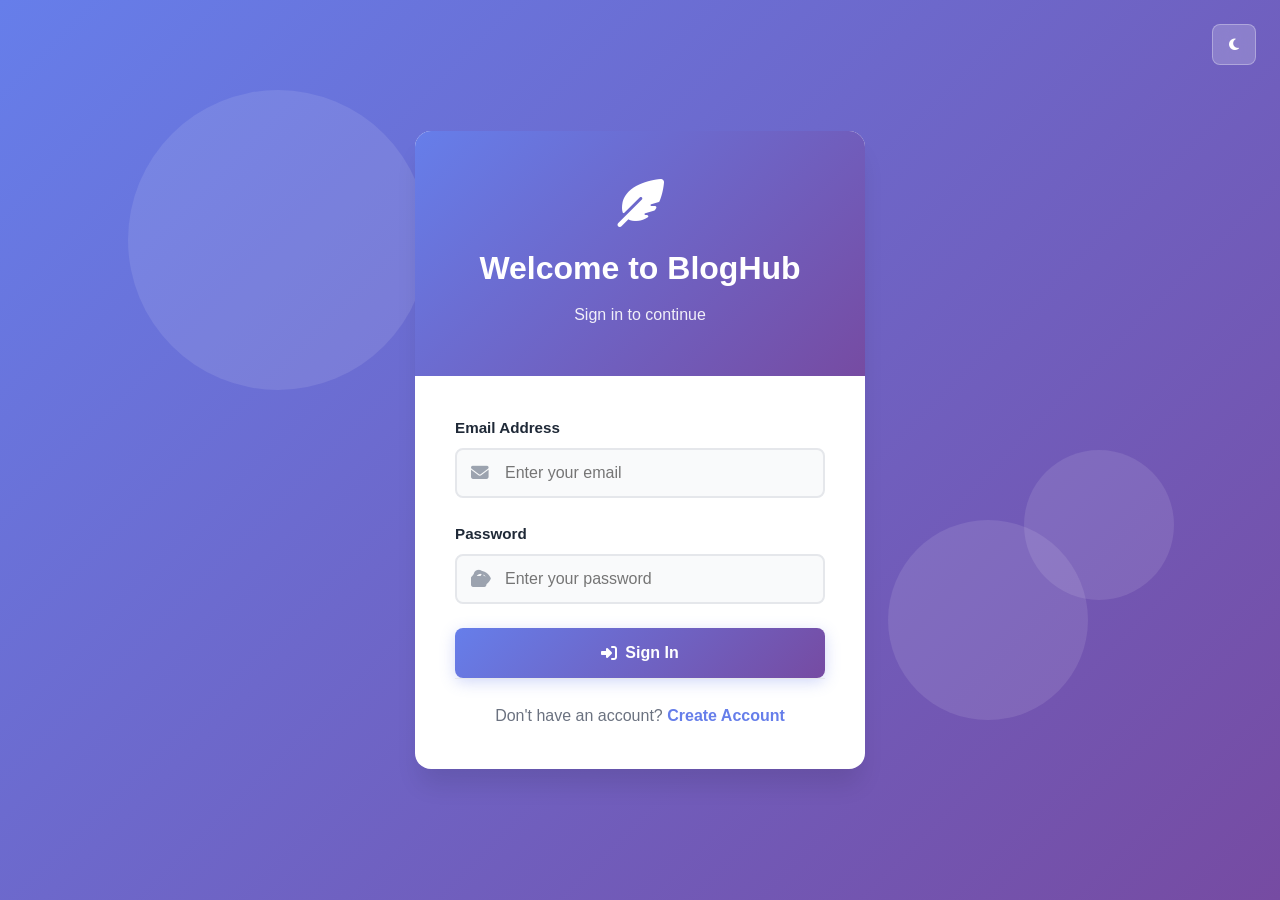
<file: src/main/resources/static/index.html>
<!DOCTYPE html>
<html lang="en">
  <head>
    <meta charset="UTF-8" />
    <meta name="viewport" content="width=device-width, initial-scale=1.0" />
    <title>BlogHub - Home</title>
    <link rel="stylesheet" href="css/style.css" />
    <link
      href="https://cdnjs.cloudflare.com/ajax/libs/font-awesome/6.5.0/css/all.min.css"
      rel="stylesheet"
    />
  </head>
  <body>
    <!-- Navbar -->
    <header class="navbar">
      <div class="nav-container">
        <div class="nav-brand">
          <i class="fas fa-feather-alt"></i>
          <h1>BlogHub</h1>
        </div>
        <nav class="nav-menu">
          <a href="index.html" class="nav-link active">Home</a>
          <a href="posts.html" class="nav-link">All Posts</a>
          <a href="categories.html" class="nav-link">Categories</a>
          <a href="users.html" class="nav-link admin-only">Users</a>
          <a href="category-create.html" class="nav-link admin-only"
            >Create Category</a
          >
          <a href="post-create.html" class="nav-link">Create Post</a>
        </nav>
        <div class="nav-actions">
          <button class="theme-toggle" onclick="toggleTheme()">
            <i class="fas fa-moon"></i>
          </button>
        </div>
      </div>
    </header>

    <!-- Home Content -->
    <main class="main-content">
      <section class="hero-section">
        <div class="hero-content">
          <h1>Welcome to BlogHub</h1>
          <p>
            Discover amazing stories, insights, and ideas from our community
          </p>
          <a href="posts.html" class="hero-btn">
            <i class="fas fa-arrow-right"></i> Explore Posts
          </a>
        </div>
        <div class="hero-stats">
          <div class="stat-card">
            <div class="stat-number" id="total-posts">0</div>
            <div class="stat-label">Posts</div>
          </div>
          <div class="stat-card">
            <div class="stat-number" id="total-authors">0</div>
            <div class="stat-label">Authors</div>
          </div>
          <div class="stat-card">
            <div class="stat-number" id="total-categories">0</div>
            <div class="stat-label">Categories</div>
          </div>
        </div>
      </section>
      <section class="featured-posts">
        <h2>Featured Posts</h2>
        <div class="posts-grid" id="featured-posts-grid">
          <div class="loading-spinner">
            <i class="fas fa-spinner fa-spin"></i> Loading posts...
          </div>
        </div>
      </section>
    </main>

    <div id="toast" class="toast"></div>

    <script src="js/main.js"></script>
    <script src="js/home.js"></script>
    <script>
      //Check authentication on page load
      window.addEventListener("DOMContentLoaded", () => {
        if (!sessionStorage.getItem("userName")) {
          window.location.href = "login.html";
        }
        updateNavbar();
        applyRoleBasedUI();
      });
    </script>
  </body>
</html>
</file>
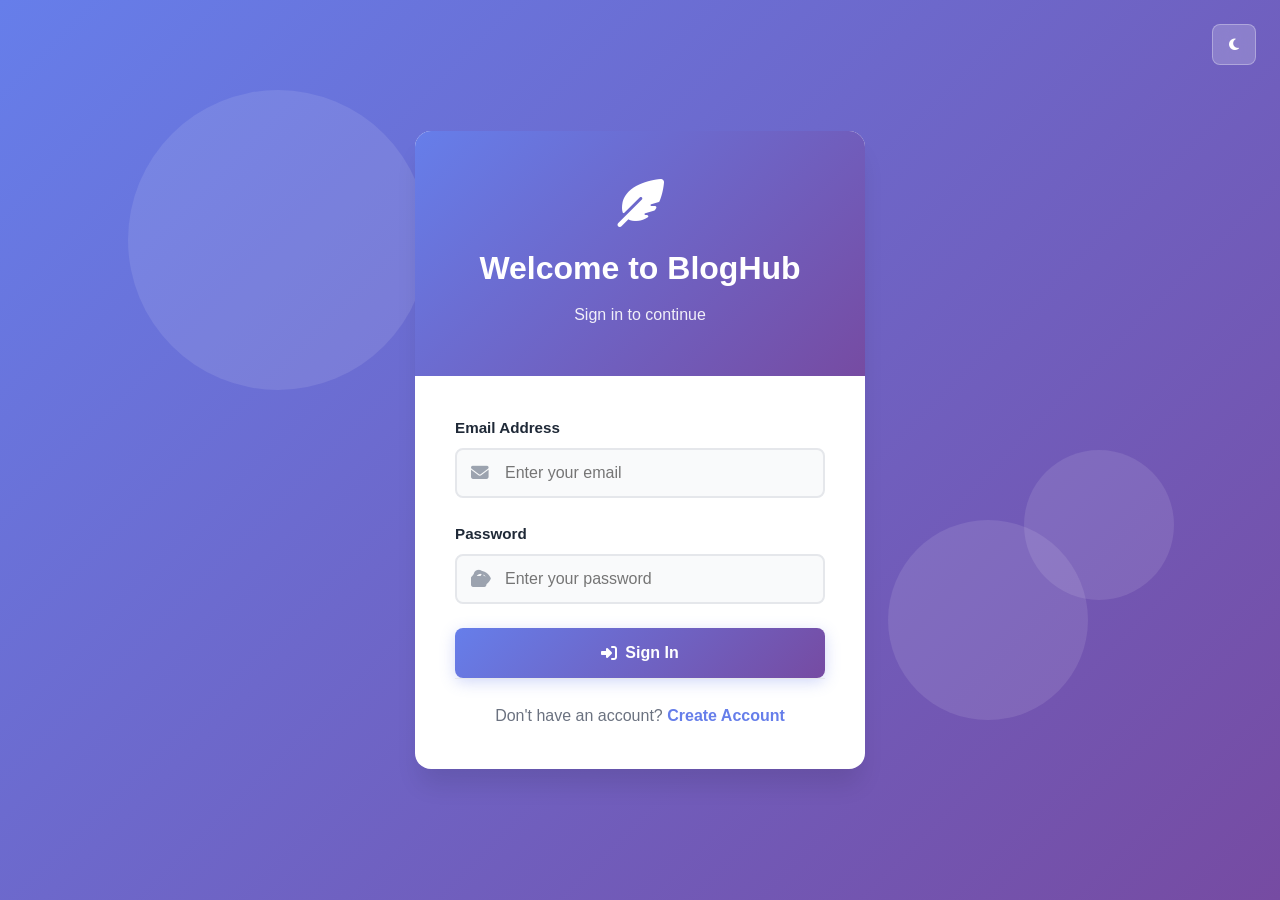
<file: src/main/resources/static/categories.html>
<!DOCTYPE html>
<html lang="en">
  <head>
    <meta charset="UTF-8" />
    <meta name="viewport" content="width=device-width, initial-scale=1.0" />
    <title>Categories - BlogHub</title>
    <link rel="stylesheet" href="css/style.css" />
    <link
      href="https://cdnjs.cloudflare.com/ajax/libs/font-awesome/6.5.0/css/all.min.css"
      rel="stylesheet"
    />
    <style>
      .category-actions {
        display: flex;
        justify-content: space-between;
        align-items: center;
        margin: 1.5rem auto;
        max-width: 900px;
        gap: 1rem;
        flex-wrap: wrap;
      }

      .search-box {
        display: flex;
        flex: 1;
        max-width: 450px;
        background: var(--bg-secondary);
        border: 1px solid var(--border-color);
        border-radius: var(--radius-md);
        overflow: hidden;
      }

      .search-box input {
        flex: 1;
        padding: 0.7rem 1rem;
        border: none;
        outline: none;
        font-size: 1rem;
        background: transparent;
        color: var(--text-primary);
      }

      .search-box i {
        padding: 0.8rem 1rem;
        color: var(--text-muted);
      }

      .btn-create {
        padding: 0.7rem 1.2rem;
        background: var(--primary-color);
        color: #fff;
        border: none;
        border-radius: var(--radius-md);
        font-size: 1rem;
        cursor: pointer;
        transition: all 0.3s ease;
        white-space: nowrap;
        font-weight: 600;
      }

      .btn-create:hover {
        background: var(--primary-dark);
        transform: translateY(-2px);
      }

      .categories-grid {
        display: grid;
        grid-template-columns: repeat(auto-fill, minmax(250px, 1fr));
        gap: 1.5rem;
        padding: 1rem;
      }

      .category-card {
        background: var(--bg-primary);
        border-radius: var(--radius-lg);
        padding: 1.5rem;
        box-shadow: var(--shadow-md);
        text-align: center;
        transition: transform 0.2s ease, box-shadow 0.2s ease;
        border: 1px solid var(--border-color);
      }

      .category-card:hover {
        transform: translateY(-3px);
        box-shadow: var(--shadow-lg);
      }

      .category-card h3 {
        margin-bottom: 0.5rem;
        font-size: 1.2rem;
        color: var(--primary-color);
      }

      .category-card p {
        font-size: 0.95rem;
        color: var(--text-secondary);
        margin-bottom: 0.7rem;
      }

      .category-card span {
        display: block;
        margin-bottom: 0.7rem;
        color: var(--text-muted);
        font-size: 0.9rem;
      }

      .category-card .delete-btn {
        margin-top: 0.8rem;
        padding: 0.5rem 1rem;
        background: var(--danger-color);
        color: white;
        border: none;
        border-radius: var(--radius-md);
        cursor: pointer;
        font-size: 0.9rem;
        transition: all 0.3s ease;
      }

      .category-card .delete-btn:hover {
        background: #dc2626;
        transform: translateY(-2px);
      }
    </style>
  </head>
  <body>
    <!-- Navbar -->
    <header class="navbar">
      <div class="nav-container">
        <div class="nav-brand">
          <i class="fas fa-feather-alt"></i>
          <h1>BlogHub</h1>
        </div>
        <nav class="nav-menu">
          <a href="index.html" class="nav-link">Home</a>
          <a href="posts.html" class="nav-link">All Posts</a>
          <a href="categories.html" class="nav-link active">Categories</a>
          <a href="users.html" class="nav-link admin-only">Users</a>
          <a href="category-create.html" class="nav-link admin-only">Create Category</a>
          <a href="post-create.html" class="nav-link">Create Post</a>
        </nav>
        <div class="nav-actions">
          <button class="theme-toggle" onclick="toggleTheme()">
            <i class="fas fa-moon"></i>
          </button>
        </div>
      </div>
    </header>

    <!-- Main Content -->
    <main class="main-content">
      <section class="page-header">
        <h1>Categories</h1>
        <p>Explore posts by category and discover new topics</p>

        <div class="category-actions">
          <div class="search-box">
            <input
              type="text"
              id="search-category"
              placeholder="Search categories..."
            />
            <i class="fas fa-search"></i>
          </div>

          <button
            class="btn-create admin-only"
            onclick="window.location.href='category-create.html'"
          >
            <i class="fas fa-plus"></i> Create New Category
          </button>
        </div>
      </section>

      <section>
        <div class="categories-grid" id="categories-list">
          <div class="loading-spinner">
            <i class="fas fa-spinner fa-spin"></i>
            Loading categories...
          </div>
        </div>
      </section>
    </main>

    <div id="toast" class="toast"></div>

    <script src="js/main.js"></script>
    <script src="js/categories.js"></script>
    <script>
      // Check authentication on page load
      window.addEventListener('DOMContentLoaded', () => {
        if (!sessionStorage.getItem('userName')) {
          window.location.href = 'login.html';
        }
        updateNavbar();
        applyRoleBasedUI();
      });
    </script>
  </body>
</html>
</file>
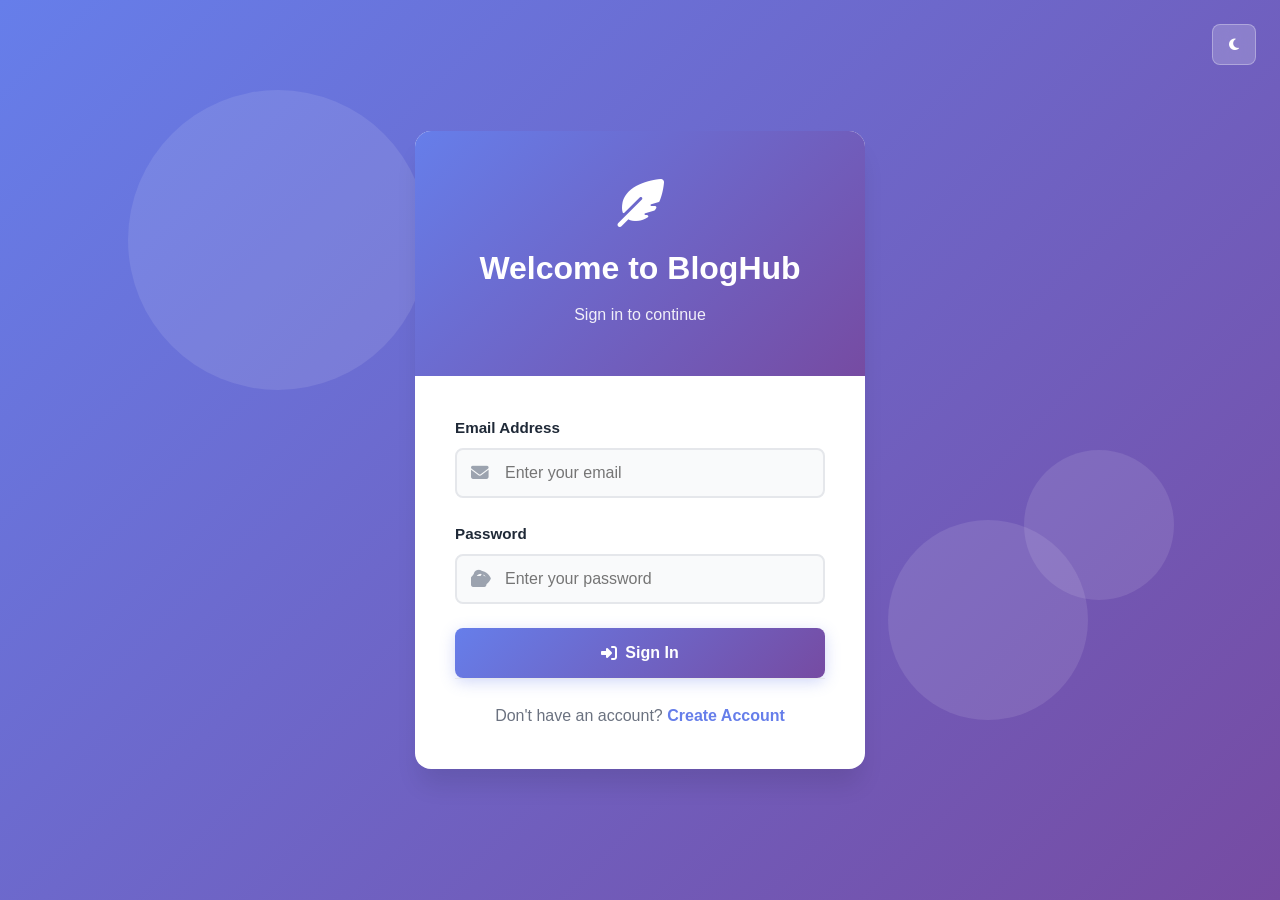
<file: src/main/resources/static/category-create.html>
<!DOCTYPE html>
<html lang="en">
  <head>
    <meta charset="UTF-8" />
    <meta name="viewport" content="width=device-width, initial-scale=1.0" />
    <title>Create Category - BlogHub</title>
    <link rel="stylesheet" href="css/style.css" />
    <link
      href="https://cdnjs.cloudflare.com/ajax/libs/font-awesome/6.5.0/css/all.min.css"
      rel="stylesheet"
    />
    <style>
      .form-container {
        max-width: 600px;
        margin: 2rem auto;
        padding: 2.5rem;
        background: var(--bg-primary);
        border-radius: var(--radius-xl);
        box-shadow: var(--shadow-lg);
        border: 1px solid var(--border-color);
      }

      .form-container h2 {
        text-align: center;
        margin-bottom: 2rem;
        color: var(--primary-color);
        font-size: 2rem;
        font-weight: 700;
      }

      .form-group {
        margin-bottom: 1.5rem;
      }

      .form-group label {
        display: block;
        font-weight: 600;
        margin-bottom: 0.5rem;
        color: var(--text-primary);
        font-size: 0.95rem;
      }

      .form-group input,
      .form-group textarea {
        width: 100%;
        padding: 0.875rem 1rem;
        border: 2px solid var(--border-color);
        border-radius: var(--radius-md);
        font-size: 1rem;
        transition: all 0.3s ease;
        background: var(--bg-secondary);
        color: var(--text-primary);
        font-family: inherit;
      }

      .form-group textarea {
        min-height: 100px;
        resize: vertical;
      }

      .form-group input:focus,
      .form-group textarea:focus {
        border-color: var(--primary-color);
        box-shadow: 0 0 0 3px rgba(59, 130, 246, 0.1);
        outline: none;
        background: var(--bg-primary);
      }

      .btn-submit {
        margin-top: 1.5rem;
        width: 100%;
        padding: 1rem;
        background: var(--primary-color);
        color: white;
        border: none;
        border-radius: var(--radius-md);
        font-size: 1.1rem;
        font-weight: 600;
        cursor: pointer;
        transition: all 0.3s ease;
        display: flex;
        align-items: center;
        justify-content: center;
        gap: 0.5rem;
      }

      .btn-submit:hover {
        background: var(--primary-dark);
        transform: translateY(-2px);
        box-shadow: var(--shadow-md);
      }

      #alert-container {
        margin-bottom: 1.5rem;
      }

      .alert {
        padding: 0.875rem 1rem;
        border-radius: var(--radius-md);
        font-size: 0.95rem;
        margin-bottom: 1rem;
      }

      .alert.success {
        background: rgba(16, 185, 129, 0.1);
        border: 1px solid var(--secondary-color);
        color: var(--secondary-color);
      }

      .alert.error {
        background: rgba(239, 68, 68, 0.1);
        border: 1px solid var(--danger-color);
        color: var(--danger-color);
      }
    </style>
  </head>
  <body>
    <!-- Navbar -->
    <header class="navbar">
      <div class="nav-container">
        <div class="nav-brand">
          <i class="fas fa-feather-alt"></i>
          <h1>BlogHub</h1>
        </div>
        <nav class="nav-menu">
          <a href="index.html" class="nav-link">Home</a>
          <a href="posts.html" class="nav-link">All Posts</a>
          <a href="categories.html" class="nav-link">Categories</a>
          <a href="users.html" class="nav-link admin-only">Users</a>
          <a href="category-create.html" class="nav-link active admin-only">Create Category</a>
          <a href="post-create.html" class="nav-link">Create Post</a>
        </nav>
        <div class="nav-actions">
          <button class="theme-toggle" onclick="toggleTheme()">
            <i class="fas fa-moon"></i>
          </button>
        </div>
      </div>
    </header>

    <div id="toast" class="toast"></div>

    <!-- Main Content -->
    <main class="form-container">
      <h2><i class="fas fa-folder-plus"></i> Create New Category</h2>
      <div id="alert-container"></div>

      <form id="category-form">
        <div class="form-group">
          <label for="catName">Category Name</label>
          <input
            type="text"
            id="catName"
            required
            placeholder="Enter category name"
          />
        </div>

        <div class="form-group">
          <label for="descr">Description</label>
          <textarea
            id="descr"
            placeholder="Describe this category (optional)"
          ></textarea>
        </div>

        <button type="submit" class="btn-submit">
          <i class="fas fa-check"></i>
          <span>Create Category</span>
        </button>
      </form>
    </main>

    <script src="js/main.js"></script>
    <script src="js/category-create.js"></script>
    <script>
      // Check authentication on page load
      window.addEventListener('DOMContentLoaded', () => {
        if (!sessionStorage.getItem('userName')) {
          window.location.href = 'login.html';
        }
        
        // Check if user is admin
        if (sessionStorage.getItem('userRole') !== 'ADMIN') {
          alert('Access denied. Admin only.');
          window.location.href = 'index.html';
        }
        
        updateNavbar();
        applyRoleBasedUI();
      });
    </script>
  </body>
</html>
</file>
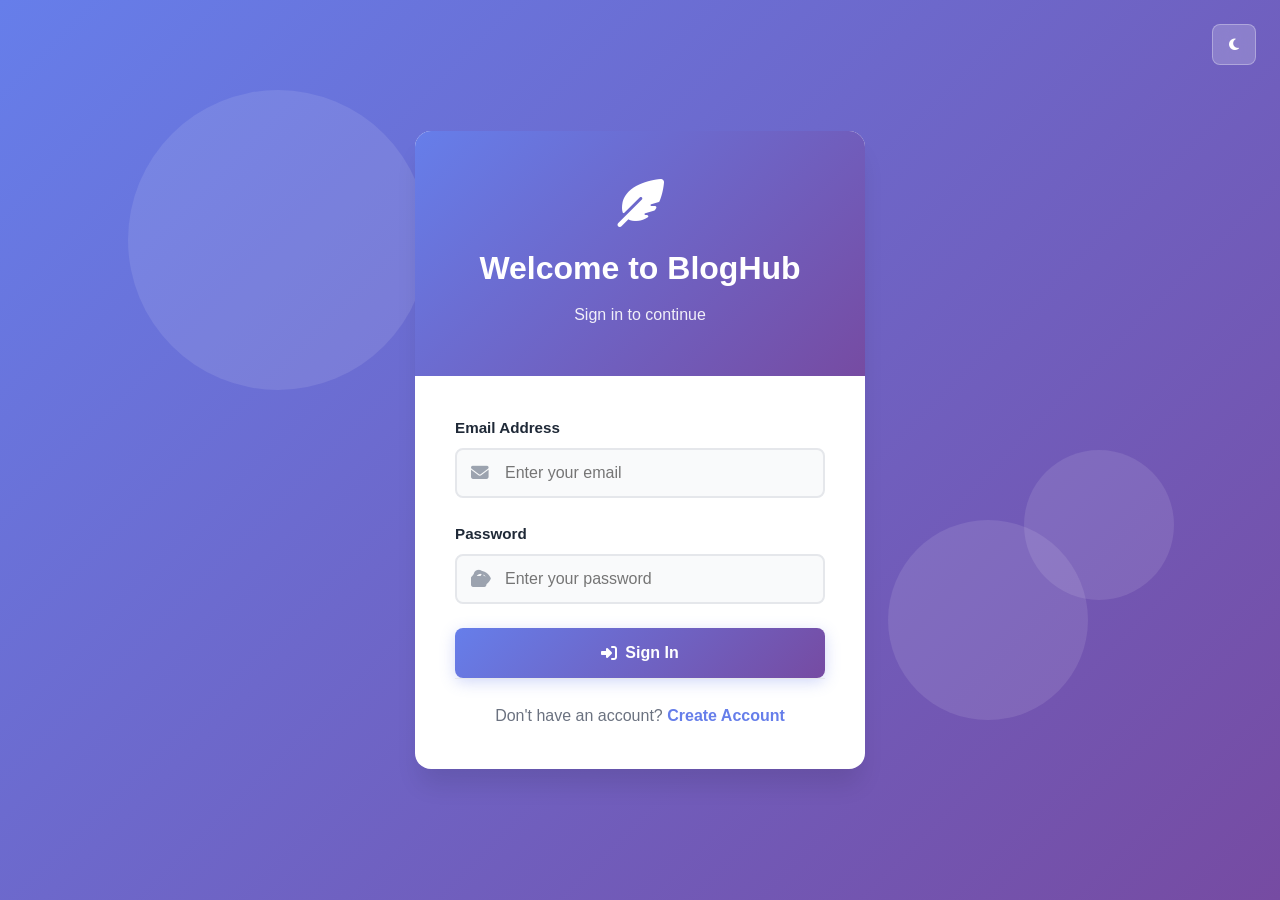
<file: src/main/resources/static/login.html>
<!DOCTYPE html>
<html lang="en">
<head>
    <meta charset="UTF-8">
    <meta name="viewport" content="width=device-width, initial-scale=1.0">
    <title>BlogHub - Login</title>
    <link rel="stylesheet" href="css/style.css">
    <link href="https://cdnjs.cloudflare.com/ajax/libs/font-awesome/6.5.0/css/all.min.css" rel="stylesheet">
    <style>
        body {
            margin: 0;
            padding: 0;
        }

        .login-container {
            min-height: 100vh;
            display: flex;
            background: linear-gradient(135deg, #667eea 0%, #764ba2 100%);
            position: relative;
            overflow: hidden;
        }

        /* Animated background circles */
        .bg-circle {
            position: absolute;
            border-radius: 50%;
            background: rgba(255, 255, 255, 0.1);
            animation: float 20s infinite ease-in-out;
        }

        .circle1 { width: 300px; height: 300px; top: 10%; left: 10%; animation-delay: 0s; }
        .circle2 { width: 200px; height: 200px; bottom: 20%; right: 15%; animation-delay: 5s; }
        .circle3 { width: 150px; height: 150px; top: 50%; left: 80%; animation-delay: 10s; }

        @keyframes float {
            0%, 100% { transform: translateY(0) rotate(0deg); }
            50% { transform: translateY(-30px) rotate(180deg); }
        }

        .login-wrapper {
            flex: 1;
            display: flex;
            align-items: center;
            justify-content: center;
            padding: 2rem;
            position: relative;
            z-index: 1;
        }

        .login-card {
            background: var(--bg-primary);
            border-radius: var(--radius-xl);
            box-shadow: var(--shadow-xl);
            width: 100%;
            max-width: 450px;
            overflow: hidden;
            animation: slideUp 0.5s ease;
        }

        @keyframes slideUp {
            from {
                opacity: 0;
                transform: translateY(30px);
            }
            to {
                opacity: 1;
                transform: translateY(0);
            }
        }

        .login-header {
            background: linear-gradient(135deg, #667eea 0%, #764ba2 100%);
            padding: 3rem 2rem;
            text-align: center;
            color: white;
        }

        .login-header i {
            font-size: 3rem;
            margin-bottom: 1rem;
        }

        .login-header h1 {
            font-size: 2rem;
            font-weight: 700;
            margin-bottom: 0.5rem;
        }

        .login-header p {
            opacity: 0.9;
            font-size: 1rem;
        }

        .login-body {
            padding: 2.5rem;
        }

        .form-group {
            margin-bottom: 1.5rem;
        }

        .form-group label {
            display: block;
            color: var(--text-primary);
            font-weight: 600;
            margin-bottom: 0.5rem;
            font-size: 0.95rem;
        }

        .input-wrapper {
            position: relative;
        }

        .input-wrapper i {
            position: absolute;
            left: 1rem;
            top: 50%;
            transform: translateY(-50%);
            color: var(--text-muted);
            font-size: 1.1rem;
        }

        .form-group input {
            width: 100%;
            padding: 0.875rem 1rem 0.875rem 3rem;
            border: 2px solid var(--border-color);
            border-radius: var(--radius-md);
            background: var(--bg-secondary);
            color: var(--text-primary);
            font-size: 1rem;
            transition: all 0.3s ease;
        }

        .form-group input:focus {
            outline: none;
            border-color: #667eea;
            background: var(--bg-primary);
            box-shadow: 0 0 0 3px rgba(102, 126, 234, 0.1);
        }

        .password-toggle {
            position: absolute;
            right: 1rem;
            top: 50%;
            transform: translateY(-50%);
            color: var(--text-muted);
            cursor: pointer;
            font-size: 1.1rem;
            transition: color 0.3s ease;
        }

        .password-toggle:hover {
            color: #667eea;
        }

        .btn-login {
            width: 100%;
            padding: 1rem;
            background: linear-gradient(135deg, #667eea 0%, #764ba2 100%);
            color: white;
            border: none;
            border-radius: var(--radius-md);
            font-size: 1rem;
            font-weight: 600;
            cursor: pointer;
            transition: all 0.3s ease;
            box-shadow: 0 4px 15px rgba(102, 126, 234, 0.3);
            display: flex;
            align-items: center;
            justify-content: center;
            gap: 0.5rem;
        }

        .btn-login:hover {
            transform: translateY(-2px);
            box-shadow: 0 6px 20px rgba(102, 126, 234, 0.4);
        }

        .btn-login:disabled {
            opacity: 0.6;
            cursor: not-allowed;
            transform: none;
        }

        .alert {
            padding: 0.875rem 1rem;
            border-radius: var(--radius-md);
            margin-bottom: 1.5rem;
            font-size: 0.95rem;
            display: none;
            animation: slideIn 0.3s ease;
        }

        @keyframes slideIn {
            from { opacity: 0; transform: translateY(-10px); }
            to { opacity: 1; transform: translateY(0); }
        }

        .alert.show {
            display: flex;
            align-items: center;
            gap: 0.5rem;
        }

        .alert.error {
            background: rgba(239, 68, 68, 0.1);
            border: 1px solid var(--danger-color);
            color: var(--danger-color);
        }

        .alert.success {
            background: rgba(16, 185, 129, 0.1);
            border: 1px solid var(--secondary-color);
            color: var(--secondary-color);
        }

        .divider {
            text-align: center;
            margin: 1.5rem 0;
            color: var(--text-muted);
            font-size: 0.9rem;
        }

        .register-link {
            text-align: center;
            padding-top: 1.5rem;
            border-top: 1px solid var(--border-color);
            color: var(--text-secondary);
        }

        .register-link a {
            color: #667eea;
            text-decoration: none;
            font-weight: 600;
            transition: color 0.3s ease;
        }

        .register-link a:hover {
            color: #764ba2;
        }

        .theme-toggle-login {
            position: fixed;
            top: 1.5rem;
            right: 1.5rem;
            background: rgba(255, 255, 255, 0.2);
            backdrop-filter: blur(10px);
            border: 1px solid rgba(255, 255, 255, 0.3);
            border-radius: var(--radius-md);
            padding: 0.75rem 1rem;
            cursor: pointer;
            color: white;
            transition: all 0.3s ease;
            z-index: 100;
        }

        .theme-toggle-login:hover {
            background: rgba(255, 255, 255, 0.3);
        }

        @media (max-width: 480px) {
            .login-body {
                padding: 2rem 1.5rem;
            }

            .login-header {
                padding: 2rem 1.5rem;
            }

            .login-header h1 {
                font-size: 1.5rem;
            }
        }
    </style>
</head>
<body>
    <div class="login-container">
        <div class="bg-circle circle1"></div>
        <div class="bg-circle circle2"></div>
        <div class="bg-circle circle3"></div>

        <button class="theme-toggle-login" onclick="toggleTheme()">
            <i class="fas fa-moon"></i>
        </button>

        <div class="login-wrapper">
            <div class="login-card">
                <div class="login-header">
                    <i class="fas fa-feather-alt"></i>
                    <h1>Welcome to BlogHub</h1>
                    <p>Sign in to continue</p>
                </div>

                <div class="login-body">
                    <div id="alert" class="alert"></div>

                    <form id="loginForm">
                        <div class="form-group">
                            <label for="email">Email Address</label>
                            <div class="input-wrapper">
                                <i class="fas fa-envelope"></i>
                                <input
                                    type="email"
                                    id="email"
                                    placeholder="Enter your email"
                                    required
                                    autocomplete="email"
                                >
                            </div>
                        </div>

                        <div class="form-group">
                            <label for="password">Password</label>
                            <div class="input-wrapper">
                                <i class="fas fa-lock"></i>
                                <input
                                    type="password"
                                    id="password"
                                    placeholder="Enter your password"
                                    required
                                    autocomplete="current-password"
                                >
                                <i class="fas fa-eye password-toggle" id="togglePassword"></i>
                            </div>
                        </div>

                        <button type="submit" class="btn-login" id="loginBtn">
                            <i class="fas fa-sign-in-alt"></i>
                            <span>Sign In</span>
                        </button>
                    </form>

                    <div class="register-link">
                        Don't have an account? <a href="register.html">Create Account</a>
                    </div>
                </div>
            </div>
        </div>
    </div>

    <script src="js/main.js"></script>
    <script>
        // Initialize theme
        initTheme();

        // Password toggle
        document.getElementById('togglePassword').addEventListener('click', function() {
            const password = document.getElementById('password');
            const icon = this;
            
            if (password.type === 'password') {
                password.type = 'text';
                icon.classList.remove('fa-eye');
                icon.classList.add('fa-eye-slash');
            } else {
                password.type = 'password';
                icon.classList.remove('fa-eye-slash');
                icon.classList.add('fa-eye');
            }
        });

        // Login form submission
        document.getElementById('loginForm').addEventListener('submit', async (e) => {
            e.preventDefault();

            const email = document.getElementById('email').value;
            const password = document.getElementById('password').value;
            const loginBtn = document.getElementById('loginBtn');
            const alert = document.getElementById('alert');

            // Disable button
            loginBtn.disabled = true;
            loginBtn.innerHTML = '<i class="fas fa-spinner fa-spin"></i> <span>Signing In...</span>';

            try {
                const response = await fetch('http://localhost:8082/api/auth/login', {
                    method: 'POST',
                    headers: { 'Content-Type': 'application/json' },
                    credentials: 'include', // ← Important: Receive and store session cookie
                    body: JSON.stringify({ email, password })
                });

                if (!response.ok) {
                    throw new Error('Invalid email or password');
                }

                const data = await response.json();

                // Save user info (session cookie is automatically stored by browser)
                sessionStorage.setItem('userId', data.userId);
                sessionStorage.setItem('userName', data.userName);
                sessionStorage.setItem('userEmail', data.userEmail);
                sessionStorage.setItem('userRole', data.role);

                // Show success
                alert.innerHTML = '<i class="fas fa-check-circle"></i> Login successful! Redirecting...';
                alert.className = 'alert success show';

                // Redirect
                setTimeout(() => {
                    window.location.href = 'index.html';
                }, 1000);

            } catch (error) {
                console.error('Login error:', error);
                alert.innerHTML = '<i class="fas fa-exclamation-circle"></i> ' + error.message;
                alert.className = 'alert error show';

                // Re-enable button
                loginBtn.disabled = false;
                loginBtn.innerHTML = '<i class="fas fa-sign-in-alt"></i> <span>Sign In</span>';
            }
        });
    </script>
</body>
</html>
</file>
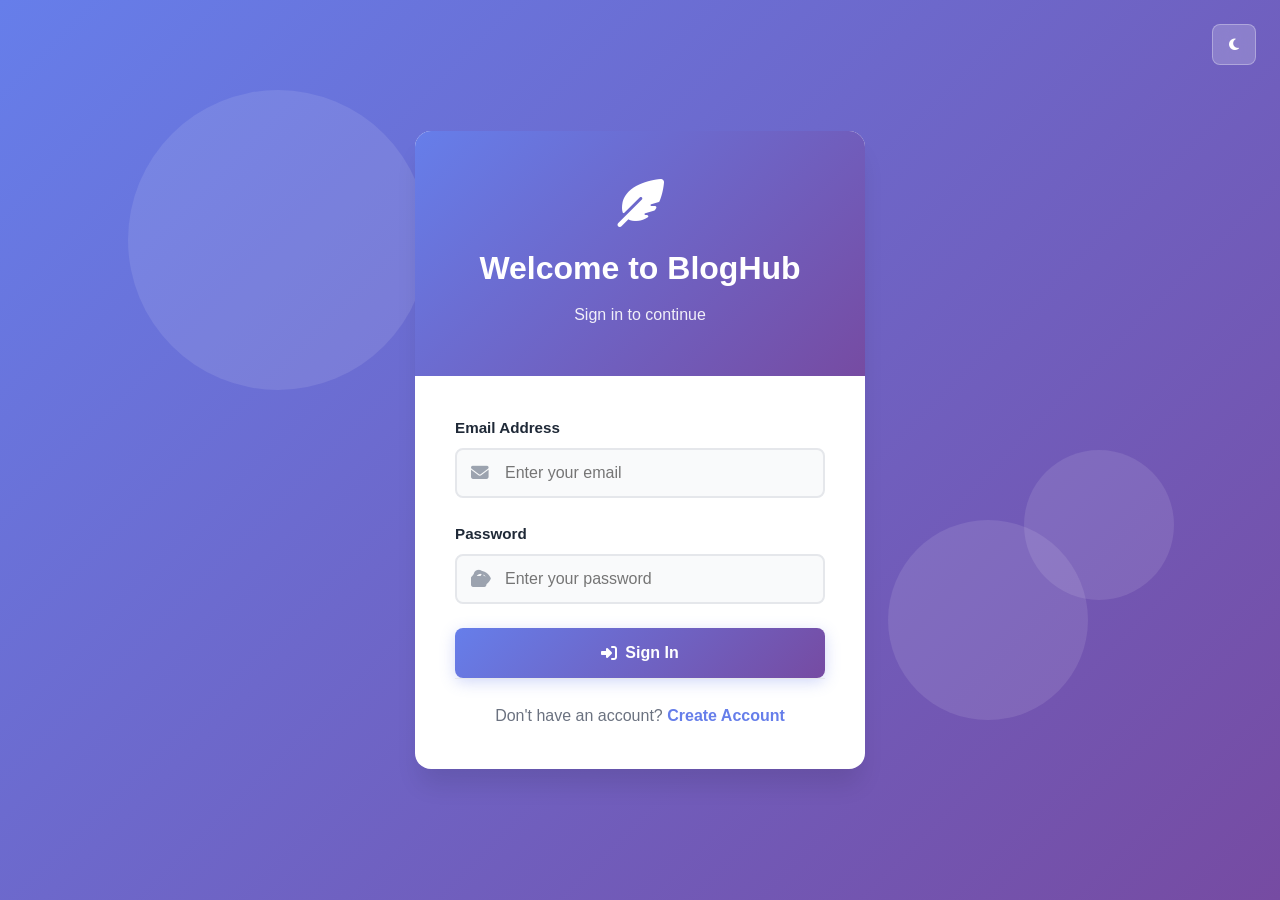
<file: src/main/resources/static/post-create.html>
<!DOCTYPE html>
<html lang="en">
  <head>
    <meta charset="UTF-8" />
    <meta name="viewport" content="width=device-width, initial-scale=1.0" />
    <title>BlogHub - Create Post</title>
    <link rel="stylesheet" href="css/style.css" />
    <link
      href="https://cdnjs.cloudflare.com/ajax/libs/font-awesome/6.5.0/css/all.min.css"
      rel="stylesheet"
    />
    <style>
      .form-container {
        max-width: 700px;
        margin: 2rem auto;
        padding: 2.5rem;
        background: var(--bg-primary);
        border-radius: var(--radius-xl);
        box-shadow: var(--shadow-lg);
        border: 1px solid var(--border-color);
      }

      .form-container h2 {
        text-align: center;
        margin-bottom: 2rem;
        color: var(--primary-color);
        font-size: 2rem;
        font-weight: 700;
      }

      .form-group {
        margin-bottom: 1.5rem;
      }

      .form-group label {
        display: block;
        font-weight: 600;
        margin-bottom: 0.5rem;
        color: var(--text-primary);
        font-size: 0.95rem;
      }

      .form-group input,
      .form-group textarea,
      .form-group select {
        width: 100%;
        padding: 0.875rem 1rem;
        border: 2px solid var(--border-color);
        border-radius: var(--radius-md);
        font-size: 1rem;
        transition: all 0.3s ease;
        background: var(--bg-secondary);
        color: var(--text-primary);
        font-family: inherit;
      }

      .form-group textarea {
        min-height: 150px;
        resize: vertical;
      }

      .form-group input:focus,
      .form-group textarea:focus,
      .form-group select:focus {
        border-color: var(--primary-color);
        box-shadow: 0 0 0 3px rgba(59, 130, 246, 0.1);
        outline: none;
        background: var(--bg-primary);
      }

      .btn-submit {
        margin-top: 1.5rem;
        width: 100%;
        padding: 1rem;
        background: var(--primary-color);
        color: white;
        border: none;
        border-radius: var(--radius-md);
        font-size: 1.1rem;
        font-weight: 600;
        cursor: pointer;
        transition: all 0.3s ease;
        display: flex;
        align-items: center;
        justify-content: center;
        gap: 0.5rem;
      }

      .btn-submit:hover {
        background: var(--primary-dark);
        transform: translateY(-2px);
        box-shadow: var(--shadow-md);
      }
    </style>
  </head>
  <body>
    <!-- Navbar -->
    <header class="navbar">
      <div class="nav-container">
        <div class="nav-brand">
          <i class="fas fa-feather-alt"></i>
          <h1>BlogHub</h1>
        </div>
        <nav class="nav-menu">
          <a href="index.html" class="nav-link">Home</a>
          <a href="posts.html" class="nav-link">All Posts</a>
          <a href="categories.html" class="nav-link">Categories</a>
          <a href="users.html" class="nav-link admin-only">Users</a>
          <a href="category-create.html" class="nav-link admin-only">Create Category</a>
          <a href="post-create.html" class="nav-link active">Create Post</a>
        </nav>
        <div class="nav-actions">
          <button class="theme-toggle" onclick="toggleTheme()">
            <i class="fas fa-moon"></i>
          </button>
        </div>
      </div>
    </header>

    <div id="toast" class="toast"></div>

    <main class="form-container">
      <h2><i class="fas fa-pen"></i> Create New Post</h2>

      <form id="post-form">
        <div class="form-group">
          <label for="title">Post Title</label>
          <input type="text" id="title" placeholder="Enter post title" required />
        </div>

        <div class="form-group">
          <label for="content">Content</label>
          <textarea
            id="content"
            placeholder="Write your post content here..."
            required
          ></textarea>
        </div>

        <div class="form-group">
          <label for="category">Category</label>
          <select id="category" required>
            <option value="">-- Select Category --</option>
          </select>
        </div>

        <div class="form-group">
          <label for="author">Author</label>
          <select id="author" required>
            <option value="">-- Select Author --</option>
          </select>
        </div>

        <button type="submit" class="btn-submit">
          <i class="fas fa-check"></i>
          <span>Create Post</span>
        </button>
      </form>
    </main>

    <script src="js/main.js"></script>
    <script src="js/post-create.js"></script>
    <script>
      // Check authentication on page load
      window.addEventListener('DOMContentLoaded', () => {
        if (!sessionStorage.getItem('userName')) {
          window.location.href = 'login.html';
        }
        updateNavbar();
        applyRoleBasedUI();
      });
    </script>
  </body>
</html>
</file>
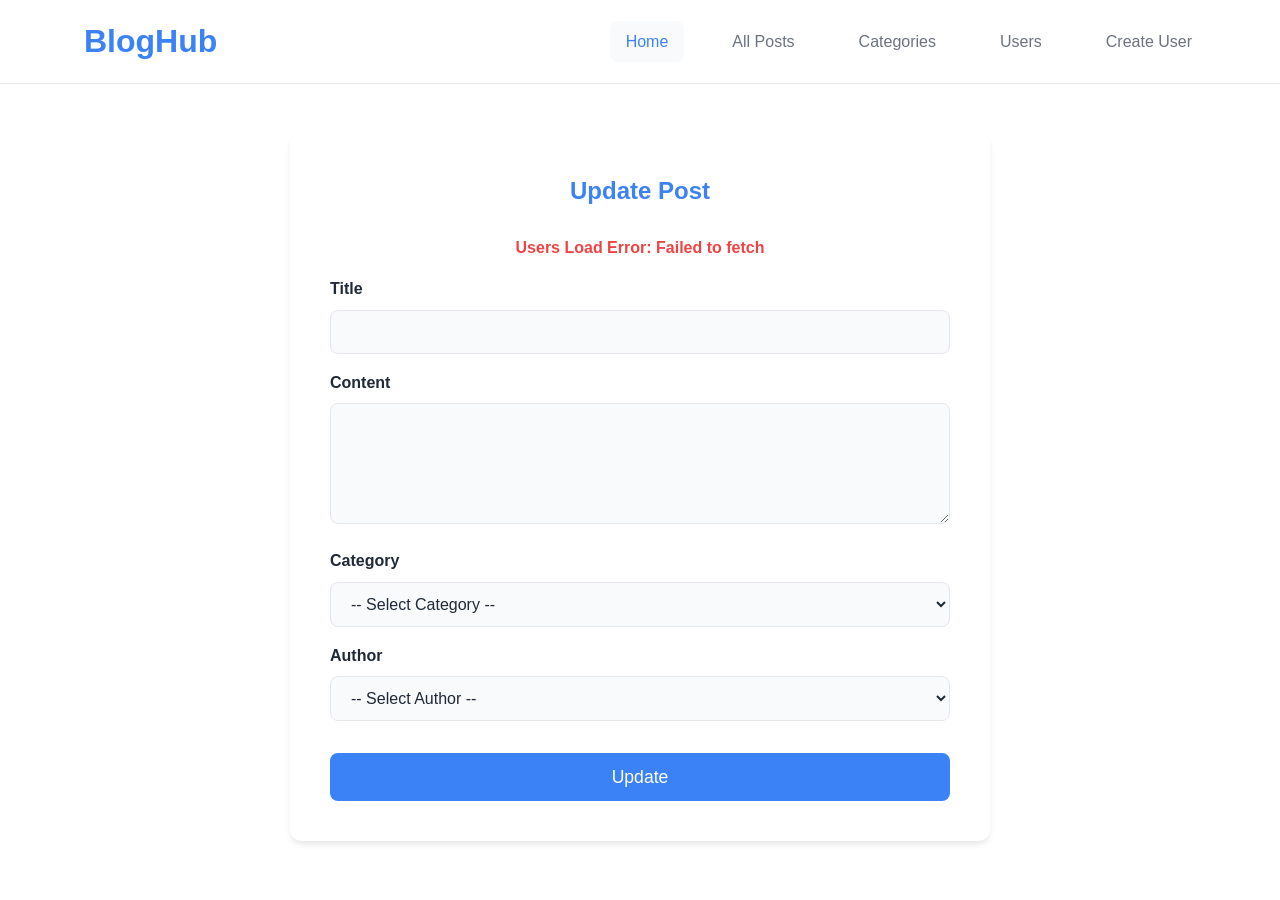
<file: src/main/resources/static/post-update.html>
<!DOCTYPE html>
<html lang="en">
  <head>
    <meta charset="UTF-8" />
    <meta name="viewport" content="width=device-width, initial-scale=1.0" />
    <title>Update Post</title>
    <link rel="stylesheet" href="css/style.css" />
    <style>
      /* Form Container */
      .form-container {
        max-width: 700px;
        margin: 3rem auto;
        padding: 2.5rem;
        background: var(--bg-primary);
        border-radius: var(--radius-lg);
        box-shadow: var(--shadow-md);
      }

      .form-container h2 {
        text-align: center;
        margin-bottom: 1.5rem;
        color: var(--primary-color);
      }

      label {
        display: block;
        font-weight: 600;
        margin-top: 1rem;
        margin-bottom: 0.5rem;
      }

      input,
      textarea,
      select {
        width: 100%;
        padding: 0.75rem 1rem;
        border: 1px solid var(--border-color);
        border-radius: var(--radius-md);
        font-size: 1rem;
        transition: border-color 0.3s, box-shadow 0.3s;
        background: var(--bg-secondary);
        color: var(--text-primary);
      }

      input:focus,
      textarea:focus,
      select:focus {
        border-color: var(--primary-color);
        box-shadow: 0 0 0 3px rgba(59, 130, 246, 0.1);
        outline: none;
      }

      button {
        margin-top: 2rem;
        width: 100%;
        padding: 0.85rem;
        background-color: var(--primary-color);
        color: #fff;
        border: none;
        border-radius: var(--radius-md);
        font-size: 1.1rem;
        cursor: pointer;
        transition: background-color 0.3s;
      }

      button:hover {
        background-color: var(--primary-dark);
      }

      #alert-container {
        margin-bottom: 1rem;
        text-align: center;
        font-weight: 600;
      }

      .alert-success {
        color: var(--secondary-color);
      }
      .alert-error {
        color: var(--danger-color);
      }
    </style>
  </head>
  <body>
    <!-- Navbar -->
    <header class="navbar">
      <div class="nav-container">
        <div class="nav-brand">
          <i class="fas fa-feather-alt"></i>
          <h1>BlogHub</h1>
        </div>
        <nav class="nav-menu">
          <a href="index.html" class="nav-link active">Home</a>
          <a href="posts.html" class="nav-link">All Posts</a>
          <a href="categories.html" class="nav-link">Categories</a>
          <a href="users.html" class="nav-link">Users</a>
          <a href="user-create.html" class="nav-link">Create User</a>
        </nav>
      </div>
    </header>

    <!--From-->
    <main class="form-container">
      <h2>Update Post</h2>
      <div id="alert-container"></div>

      <form id="update-post-form">
        <input type="hidden" id="postId" />

        <label>Title</label>
        <input type="text" id="title" required />

        <label>Content</label>
        <textarea id="content" rows="5" required></textarea>

        <label>Category</label>
        <select id="category" required>
          <option value="">-- Select Category --</option>
        </select>

        <label>Author</label>
        <select id="author" required>
          <option value="">-- Select Author --</option>
        </select>

        <button type="submit">Update</button>
      </form>
    </main>

    <script>
      const BASE_URL = "http://localhost:8082/api";

      document.addEventListener("DOMContentLoaded", async () => {
        const urlParams = new URLSearchParams(window.location.search);
        const postId = urlParams.get("id");

        const form = document.getElementById("update-post-form");
        const alertContainer = document.getElementById("alert-container");

        const categorySelect = document.getElementById("category");
        const authorSelect = document.getElementById("author");

        let postData = null;

        // Fetch post details
        async function loadPost() {
          try {
            const res = await fetch(`${BASE_URL}/posts/${postId}`);
            if (!res.ok) throw new Error("Failed to fetch post data");
            postData = await res.json();

            document.getElementById("postId").value = postData.id;
            document.getElementById("title").value = postData.title;
            document.getElementById("content").value = postData.content;
          } catch (err) {
            showAlert(`Post Load Error: ${err.message}`, "error");
          }
        }

        // Fetch categories
        async function loadCategories() {
          try {
            const res = await fetch(`${BASE_URL}/categories`);
            if (!res.ok) throw new Error("Failed to fetch categories");
            const categories = await res.json();

            categories.forEach((cat) => {
              const option = document.createElement("option");
              option.value = cat.id;
              option.textContent = cat.catName || cat.name;
              categorySelect.appendChild(option);
            });

            if (postData) categorySelect.value = postData.categoryId;
          } catch (err) {
            showAlert(`Category Load Error: ${err.message}`, "error");
          }
        }

        // Fetch users
        async function loadAuthors() {
          try {
            const res = await fetch(`${BASE_URL}/users`);
            if (!res.ok) throw new Error("Failed to fetch users");
            const users = await res.json();

            users.forEach((user) => {
              const option = document.createElement("option");
              option.value = user.id;
              option.textContent = user.name;
              authorSelect.appendChild(option);
            });

            if (postData) authorSelect.value = postData.authorId;
          } catch (err) {
            showAlert(`Users Load Error: ${err.message}`, "error");
          }
        }

        function showAlert(message, type = "success") {
          alertContainer.innerHTML = `<div class="alert-${type}">${message}</div>`;
          setTimeout(() => (alertContainer.innerHTML = ""), 3000);
        }

        // Handle form submit
        form.addEventListener("submit", async (e) => {
          e.preventDefault();

          const payload = {
            title: document.getElementById("title").value.trim(),
            content: document.getElementById("content").value.trim(),
            categoryId: parseInt(categorySelect.value),
            authorId: parseInt(authorSelect.value),
          };

          try {
            const res = await fetch(`${BASE_URL}/posts/${postId}`, {
              method: "PUT",
              headers: { "Content-Type": "application/json" },
              body: JSON.stringify(payload),
            });

            if (!res.ok) {
              const errData = await res.json();
              throw new Error(errData.message || "Failed to update post");
            }

            showAlert("Post updated successfully!", "success");
            setTimeout(() => (window.location.href = "posts.html"), 1500);
          } catch (err) {
            showAlert(`Update Error: ${err.message}`, "error");
          }
        });

        // Load post first, then categories and users
        await loadPost();
        await loadCategories();
        await loadAuthors();
      });
    </script>
  </body>
</html>
</file>
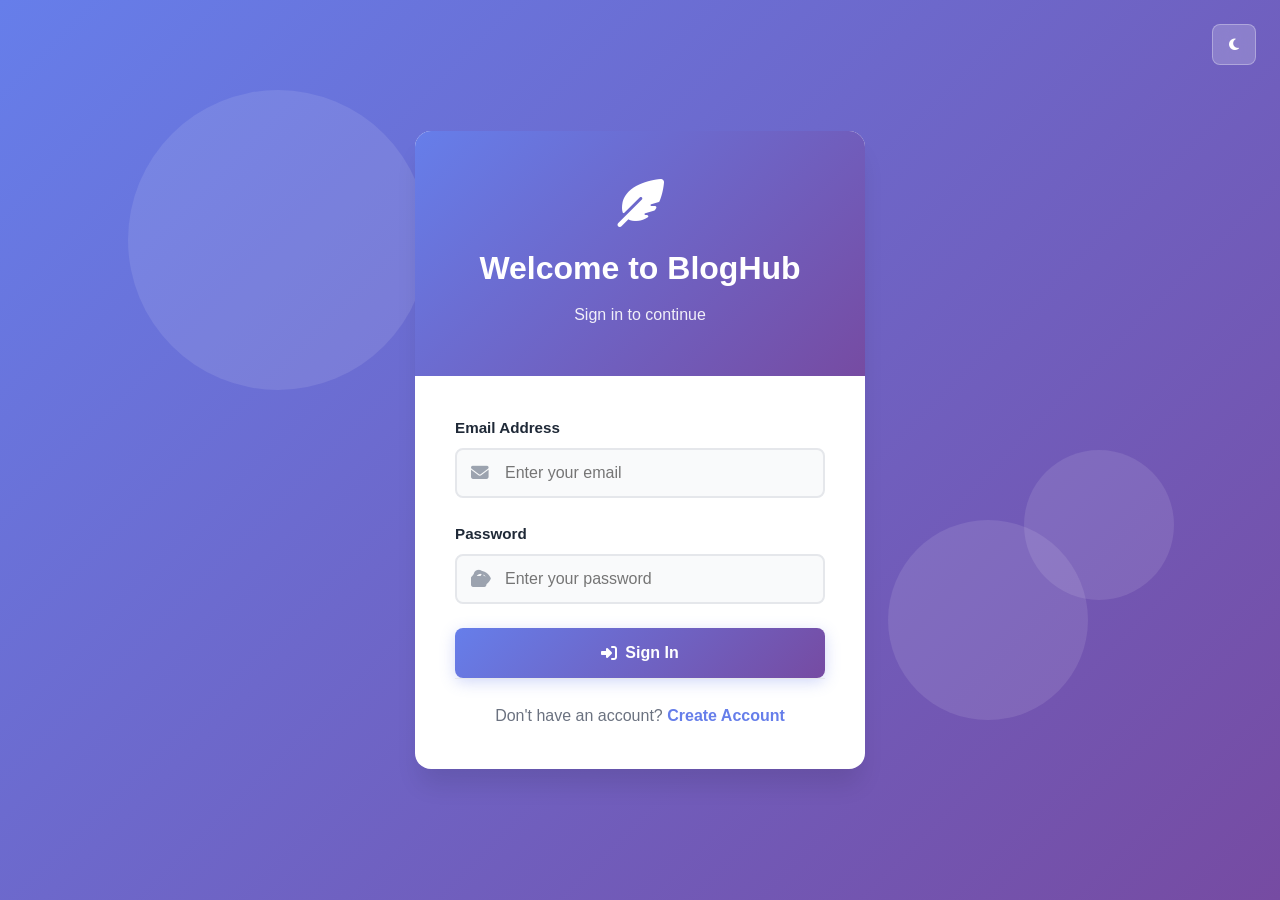
<file: src/main/resources/static/post.html>
<!DOCTYPE html>
<html lang="en">
  <head>
    <meta charset="UTF-8" />
    <meta name="viewport" content="width=device-width, initial-scale=1.0" />
    <title>BlogHub - Post</title>
    <link rel="stylesheet" href="css/style.css" />
    <link
      href="https://cdnjs.cloudflare.com/ajax/libs/font-awesome/6.5.0/css/all.min.css"
      rel="stylesheet"
    />
    <style>
      .post-container {
        display: flex;
        justify-content: center;
        padding: 2rem;
      }

      .post-card {
        max-width: 900px;
        width: 100%;
        background: var(--bg-primary);
        border-radius: var(--radius-xl);
        padding: 3rem;
        box-shadow: var(--shadow-xl);
        border: 1px solid var(--border-color);
      }

      .post-meta {
        display: flex;
        justify-content: space-between;
        align-items: center;
        font-size: 0.9rem;
        color: var(--text-muted);
        margin-bottom: 1.5rem;
        padding-bottom: 1rem;
        border-bottom: 1px solid var(--border-color);
      }

      .post-category {
        background: var(--primary-color);
        color: white;
        padding: 0.4rem 0.8rem;
        border-radius: var(--radius-sm);
        font-weight: 600;
        font-size: 0.85rem;
      }

      .post-title {
        font-size: 2.5rem;
        font-weight: 700;
        margin-bottom: 1.5rem;
        color: var(--text-primary);
        line-height: 1.2;
      }

      .post-content {
        line-height: 1.8;
        font-size: 1.1rem;
        color: var(--text-secondary);
        margin-bottom: 2rem;
        white-space: pre-wrap;
      }

      .post-author {
        font-size: 1rem;
        color: var(--text-primary);
        margin-bottom: 2rem;
        padding: 1.5rem;
        background: var(--bg-secondary);
        border-radius: var(--radius-md);
        border-left: 4px solid var(--primary-color);
      }

      .post-author strong {
        color: var(--primary-color);
      }

      .post-actions {
        display: flex;
        gap: 1rem;
        flex-wrap: wrap;
      }

      .btn {
        padding: 0.75rem 1.5rem;
        border: none;
        border-radius: var(--radius-md);
        cursor: pointer;
        font-weight: 600;
        font-size: 1rem;
        transition: all 0.3s ease;
        display: inline-flex;
        align-items: center;
        gap: 0.5rem;
      }

      .btn-secondary {
        background: var(--bg-tertiary);
        color: var(--text-primary);
        border: 1px solid var(--border-color);
      }
      
      .btn-secondary:hover {
        background: var(--bg-secondary);
        transform: translateY(-2px);
      }

      .btn-edit {
        background: var(--secondary-color);
        color: white;
      }
      
      .btn-edit:hover {
        background: #0d9668;
        transform: translateY(-2px);
      }

      .btn-danger {
        background: var(--danger-color);
        color: white;
      }
      
      .btn-danger:hover {
        background: #dc2626;
        transform: translateY(-2px);
      }
    </style>
  </head>
  <body>
    <!-- Navbar -->
    <header class="navbar">
      <div class="nav-container">
        <div class="nav-brand">
          <i class="fas fa-feather-alt"></i>
          <h1>BlogHub</h1>
        </div>
        <nav class="nav-menu">
          <a href="index.html" class="nav-link">Home</a>
          <a href="posts.html" class="nav-link active">All Posts</a>
          <a href="categories.html" class="nav-link">Categories</a>
          <a href="users.html" class="nav-link admin-only">Users</a>
          <a href="category-create.html" class="nav-link admin-only">Create Category</a>
          <a href="post-create.html" class="nav-link">Create Post</a>
        </nav>
        <div class="nav-actions">
          <button class="theme-toggle" onclick="toggleTheme()">
            <i class="fas fa-moon"></i>
          </button>
        </div>
      </div>
    </header>

    <div id="toast" class="toast"></div>

    <!-- Post Content -->
    <main class="post-container">
      <div class="post-card" id="single-post">
        <div class="post-info">
          <div class="post-meta">
            <span class="post-category" id="post-category">Loading...</span>
            <span class="post-date" id="post-date">Loading...</span>
          </div>
          <h1 class="post-title" id="post-title">Loading...</h1>
          <div class="post-content" id="post-content">Loading post content...</div>
          <div class="post-author">
            <strong><i class="fas fa-user"></i> Author:</strong> 
            <span id="post-author">Loading...</span>
          </div>
          <div class="post-actions">
            <button id="back-posts" class="btn btn-secondary" onclick="window.location.href='posts.html'">
              <i class="fas fa-arrow-left"></i> Back to Posts
            </button>
            <button id="edit-post" class="btn btn-edit" style="display: none;">
              <i class="fas fa-edit"></i> Edit Post
            </button>
            <button id="delete-post" class="btn btn-danger admin-only" style="display: none;">
              <i class="fas fa-trash"></i> Delete Post
            </button>
          </div>
        </div>
      </div>
    </main>

    <script src="js/main.js"></script>
    <script src="js/post.js"></script>
    <script>
      // Check authentication on page load
      window.addEventListener('DOMContentLoaded', () => {
        if (!sessionStorage.getItem('userName')) {
          window.location.href = 'login.html';
        }
        updateNavbar();
        applyRoleBasedUI();
      });
    </script>
  </body>
</html>
</file>
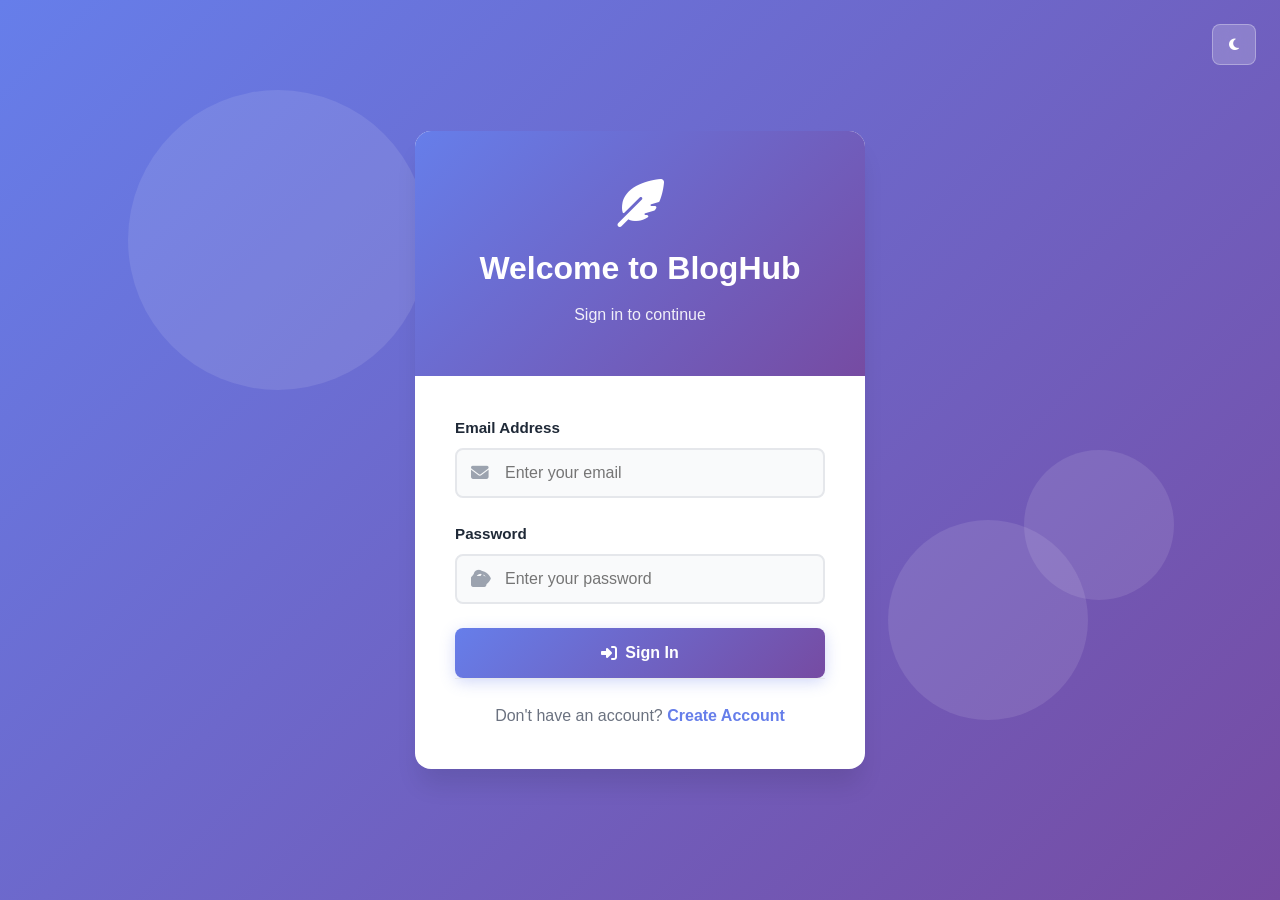
<file: src/main/resources/static/posts.html>
<!DOCTYPE html>
<html lang="en">
  <head>
    <meta charset="UTF-8" />
    <meta name="viewport" content="width=device-width, initial-scale=1.0" />
    <title>All Posts - BlogHub</title>
    <link rel="stylesheet" href="css/style.css" />
    <link
      href="https://cdnjs.cloudflare.com/ajax/libs/font-awesome/6.5.0/css/all.min.css"
      rel="stylesheet"
    />
    <style>
      .posts-grid {
        display: grid;
        grid-template-columns: repeat(auto-fit, minmax(280px, 1fr));
        gap: 1.5rem;
        margin-top: 1.5rem;
      }

      .post-card {
        background: var(--bg-primary);
        border-radius: 12px;
        padding: 1.5rem;
        box-shadow: var(--shadow-md);
        transition: transform 0.2s, box-shadow 0.2s;
        border: 1px solid var(--border-color);
        cursor: pointer;
      }

      .post-card:hover {
        transform: translateY(-4px);
        box-shadow: var(--shadow-lg);
      }

      .post-meta {
        display: flex;
        justify-content: space-between;
        font-size: 0.85rem;
        margin-bottom: 0.5rem;
        color: var(--text-muted);
      }

      .post-category {
        background: var(--primary-color);
        padding: 0.2rem 0.5rem;
        border-radius: 4px;
        font-weight: bold;
        color: white;
      }

      .post-title {
        font-size: 1.3rem;
        margin-bottom: 0.5rem;
        color: var(--text-primary);
      }

      .post-excerpt {
        font-size: 0.95rem;
        color: var(--text-secondary);
        margin-bottom: 1rem;
      }

      .post-actions {
        display: flex;
        gap: 0.5rem;
        justify-content: flex-end;
      }

      .btn {
        border: none;
        border-radius: 6px;
        padding: 0.4rem 0.8rem;
        font-size: 0.85rem;
        cursor: pointer;
        transition: background 0.2s;
      }

      .btn-edit {
        background: var(--secondary-color);
        color: #fff;
      }

      .btn-edit:hover {
        background: #0d9668;
      }

      .btn-danger {
        background: var(--danger-color);
        color: #fff;
      }

      .btn-danger:hover {
        background: #dc2626;
      }

      .sort-box {
        margin-top: 1rem;
        text-align: center;
      }

      .sort-box label {
        color: var(--text-primary);
        margin-right: 0.5rem;
        font-weight: 500;
      }

      .sort-box select {
        padding: 0.5rem 1rem;
        border: 1px solid var(--border-color);
        border-radius: var(--radius-md);
        background: var(--bg-secondary);
        color: var(--text-primary);
        font-size: 0.95rem;
      }

      #pagination {
        margin-top: 2rem;
        text-align: center;
      }

      #pagination button {
        padding: 0.5rem 1rem;
        margin: 0 0.3rem;
        border: 1px solid var(--border-color);
        background: var(--bg-secondary);
        color: var(--text-primary);
        border-radius: var(--radius-md);
        cursor: pointer;
        transition: all 0.3s ease;
      }

      #pagination button:hover {
        background: var(--primary-color);
        color: white;
        border-color: var(--primary-color);
      }

      #pagination button.active {
        background: var(--primary-color);
        color: white;
        border-color: var(--primary-color);
      }
    </style>
  </head>
  <body>
    <!-- Navbar -->
    <header class="navbar">
      <div class="nav-container">
        <div class="nav-brand">
          <i class="fas fa-feather-alt"></i>
          <h1>BlogHub</h1>
        </div>
        <nav class="nav-menu">
          <a href="index.html" class="nav-link">Home</a>
          <a href="posts.html" class="nav-link active">All Posts</a>
          <a href="categories.html" class="nav-link">Categories</a>
          <a href="users.html" class="nav-link admin-only">Users</a>
          <a href="category-create.html" class="nav-link admin-only">Create Category</a>
          <a href="post-create.html" class="nav-link">Create Post</a>
        </nav>
        <div class="nav-actions">
          <button class="theme-toggle" onclick="toggleTheme()">
            <i class="fas fa-moon"></i>
          </button>
        </div>
      </div>
    </header>

    <!-- Main Content -->
    <main class="main-content">
      <section class="page-header">
        <h2>All Blog Posts</h2>
        <p>Explore posts and discover new topics</p>

        <div class="search-box">
          <input type="text" id="search-term" placeholder="Search posts..." />
          <i class="fas fa-search"></i>
        </div>

        <div class="sort-box">
          <label for="sort-select">Sort by:</label>
          <select id="sort-select">
            <option value="createdAt,desc">Newest First</option>
            <option value="createdAt,asc">Oldest First</option>
            <option value="title,asc">Title A-Z</option>
            <option value="title,desc">Title Z-A</option>
          </select>
        </div>
      </section>

      <section>
        <div class="posts-grid" id="posts-list"></div>
        <div id="pagination"></div>
      </section>
    </main>

    <div id="toast" class="toast"></div>

    <script src="js/main.js"></script>
    <script src="js/posts.js"></script>
    <script>
      // Check authentication on page load
      window.addEventListener('DOMContentLoaded', () => {
        if (!sessionStorage.getItem('userName')) {
          window.location.href = 'login.html';
        }
        updateNavbar();
        applyRoleBasedUI();
      });
    </script>
  </body>
</html>
</file>
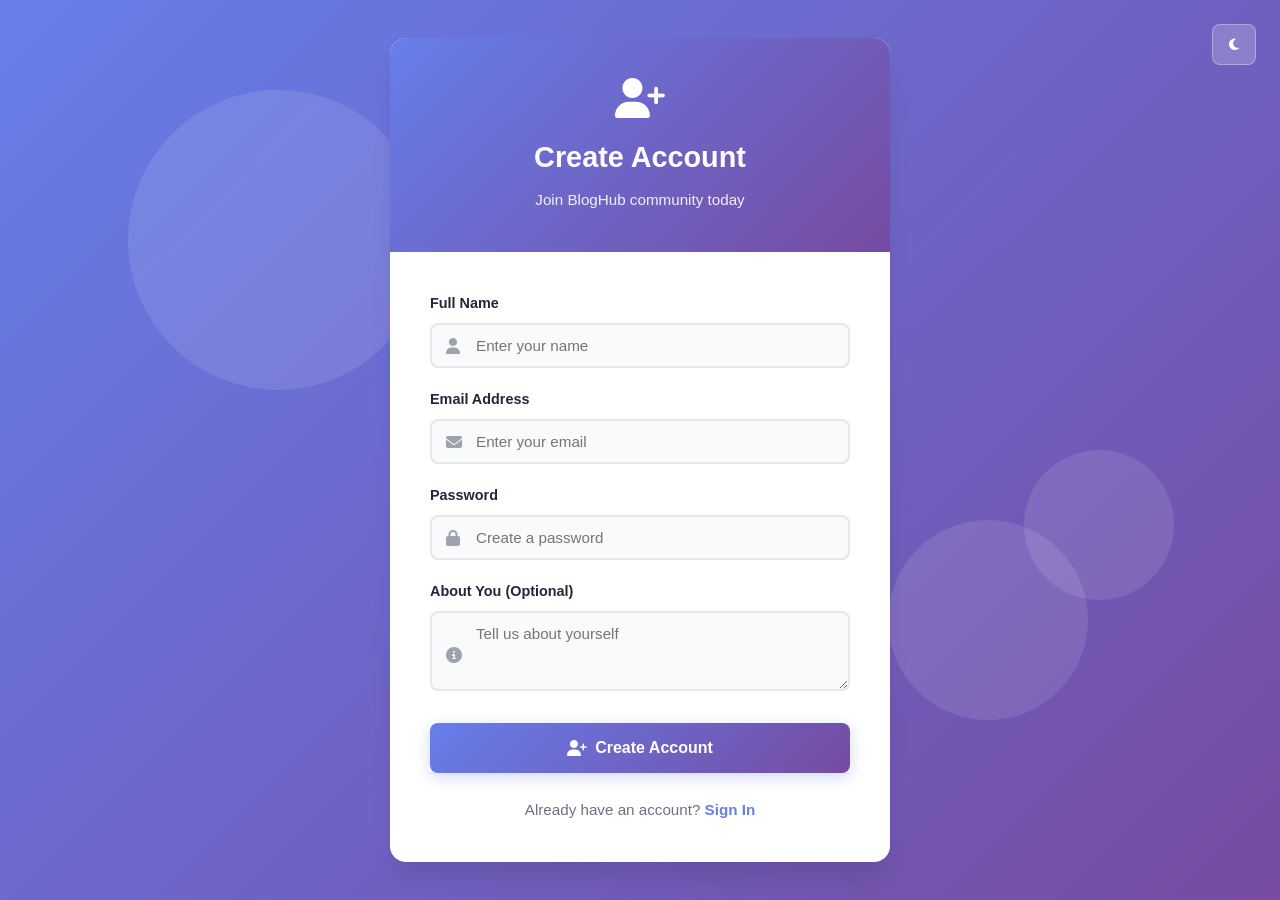
<file: src/main/resources/static/register.html>
<!DOCTYPE html>
<html lang="en">
<head>
    <meta charset="UTF-8">
    <meta name="viewport" content="width=device-width, initial-scale=1.0">
    <title>BlogHub - Register</title>
    <link rel="stylesheet" href="css/style.css">
    <link href="https://cdnjs.cloudflare.com/ajax/libs/font-awesome/6.5.0/css/all.min.css" rel="stylesheet">
    <style>
        body {
            margin: 0;
            padding: 0;
        }

        .register-container {
            min-height: 100vh;
            display: flex;
            background: linear-gradient(135deg, #667eea 0%, #764ba2 100%);
            position: relative;
            overflow: hidden;
        }

        .bg-circle {
            position: absolute;
            border-radius: 50%;
            background: rgba(255, 255, 255, 0.1);
            animation: float 20s infinite ease-in-out;
        }

        .circle1 { width: 300px; height: 300px; top: 10%; left: 10%; animation-delay: 0s; }
        .circle2 { width: 200px; height: 200px; bottom: 20%; right: 15%; animation-delay: 5s; }
        .circle3 { width: 150px; height: 150px; top: 50%; left: 80%; animation-delay: 10s; }

        @keyframes float {
            0%, 100% { transform: translateY(0) rotate(0deg); }
            50% { transform: translateY(-30px) rotate(180deg); }
        }

        .register-wrapper {
            flex: 1;
            display: flex;
            align-items: center;
            justify-content: center;
            padding: 2rem;
            position: relative;
            z-index: 1;
        }

        .register-card {
            background: var(--bg-primary);
            border-radius: var(--radius-xl);
            box-shadow: var(--shadow-xl);
            width: 100%;
            max-width: 500px;
            overflow: hidden;
            animation: slideUp 0.5s ease;
        }

        @keyframes slideUp {
            from { opacity: 0; transform: translateY(30px); }
            to { opacity: 1; transform: translateY(0); }
        }

        .register-header {
            background: linear-gradient(135deg, #667eea 0%, #764ba2 100%);
            padding: 2.5rem 2rem;
            text-align: center;
            color: white;
        }

        .register-header i {
            font-size: 2.5rem;
            margin-bottom: 1rem;
        }

        .register-header h1 {
            font-size: 1.8rem;
            font-weight: 700;
            margin-bottom: 0.5rem;
        }

        .register-header p {
            opacity: 0.9;
            font-size: 0.95rem;
        }

        .register-body {
            padding: 2.5rem;
        }

        .form-group {
            margin-bottom: 1.25rem;
        }

        .form-group label {
            display: block;
            color: var(--text-primary);
            font-weight: 600;
            margin-bottom: 0.5rem;
            font-size: 0.9rem;
        }

        .input-wrapper {
            position: relative;
        }

        .input-wrapper i {
            position: absolute;
            left: 1rem;
            top: 50%;
            transform: translateY(-50%);
            color: var(--text-muted);
        }

        .form-group input,
        .form-group textarea {
            width: 100%;
            padding: 0.75rem 1rem 0.75rem 2.75rem;
            border: 2px solid var(--border-color);
            border-radius: var(--radius-md);
            background: var(--bg-secondary);
            color: var(--text-primary);
            font-size: 0.95rem;
            transition: all 0.3s ease;
            font-family: inherit;
        }

        .form-group textarea {
            resize: vertical;
            min-height: 80px;
        }

        .form-group input:focus,
        .form-group textarea:focus {
            outline: none;
            border-color: #667eea;
            background: var(--bg-primary);
            box-shadow: 0 0 0 3px rgba(102, 126, 234, 0.1);
        }

        .btn-register {
            width: 100%;
            padding: 1rem;
            background: linear-gradient(135deg, #667eea 0%, #764ba2 100%);
            color: white;
            border: none;
            border-radius: var(--radius-md);
            font-size: 1rem;
            font-weight: 600;
            cursor: pointer;
            transition: all 0.3s ease;
            box-shadow: 0 4px 15px rgba(102, 126, 234, 0.3);
            display: flex;
            align-items: center;
            justify-content: center;
            gap: 0.5rem;
            margin-top: 1.5rem;
        }

        .btn-register:hover {
            transform: translateY(-2px);
            box-shadow: 0 6px 20px rgba(102, 126, 234, 0.4);
        }

        .btn-register:disabled {
            opacity: 0.6;
            cursor: not-allowed;
            transform: none;
        }

        .alert {
            padding: 0.875rem 1rem;
            border-radius: var(--radius-md);
            margin-bottom: 1.5rem;
            font-size: 0.9rem;
            display: none;
            animation: slideIn 0.3s ease;
        }

        @keyframes slideIn {
            from { opacity: 0; transform: translateY(-10px); }
            to { opacity: 1; transform: translateY(0); }
        }

        .alert.show {
            display: flex;
            align-items: center;
            gap: 0.5rem;
        }

        .alert.error {
            background: rgba(239, 68, 68, 0.1);
            border: 1px solid var(--danger-color);
            color: var(--danger-color);
        }

        .alert.success {
            background: rgba(16, 185, 129, 0.1);
            border: 1px solid var(--secondary-color);
            color: var(--secondary-color);
        }

        .login-link {
            text-align: center;
            padding-top: 1.5rem;
            border-top: 1px solid var(--border-color);
            color: var(--text-secondary);
            font-size: 0.95rem;
        }

        .login-link a {
            color: #667eea;
            text-decoration: none;
            font-weight: 600;
            transition: color 0.3s ease;
        }

        .login-link a:hover {
            color: #764ba2;
        }

        .theme-toggle-register {
            position: fixed;
            top: 1.5rem;
            right: 1.5rem;
            background: rgba(255, 255, 255, 0.2);
            backdrop-filter: blur(10px);
            border: 1px solid rgba(255, 255, 255, 0.3);
            border-radius: var(--radius-md);
            padding: 0.75rem 1rem;
            cursor: pointer;
            color: white;
            transition: all 0.3s ease;
            z-index: 100;
        }

        .theme-toggle-register:hover {
            background: rgba(255, 255, 255, 0.3);
        }
    </style>
</head>
<body>
    <div class="register-container">
        <div class="bg-circle circle1"></div>
        <div class="bg-circle circle2"></div>
        <div class="bg-circle circle3"></div>

        <button class="theme-toggle-register" onclick="toggleTheme()">
            <i class="fas fa-moon"></i>
        </button>

        <div class="register-wrapper">
            <div class="register-card">
                <div class="register-header">
                    <i class="fas fa-user-plus"></i>
                    <h1>Create Account</h1>
                    <p>Join BlogHub community today</p>
                </div>

                <div class="register-body">
                    <div id="alert" class="alert"></div>

                    <form id="registerForm">
                        <div class="form-group">
                            <label for="name">Full Name</label>
                            <div class="input-wrapper">
                                <i class="fas fa-user"></i>
                                <input type="text" id="name" placeholder="Enter your name" required>
                            </div>
                        </div>

                        <div class="form-group">
                            <label for="email">Email Address</label>
                            <div class="input-wrapper">
                                <i class="fas fa-envelope"></i>
                                <input type="email" id="email" placeholder="Enter your email" required>
                            </div>
                        </div>

                        <div class="form-group">
                            <label for="password">Password</label>
                            <div class="input-wrapper">
                                <i class="fas fa-lock"></i>
                                <input type="password" id="password" placeholder="Create a password" required>
                            </div>
                        </div>

                        <div class="form-group">
                            <label for="about">About You (Optional)</label>
                            <div class="input-wrapper">
                                <i class="fas fa-info-circle"></i>
                                <textarea id="about" placeholder="Tell us about yourself"></textarea>
                            </div>
                        </div>

                        <button type="submit" class="btn-register" id="registerBtn">
                            <i class="fas fa-user-plus"></i>
                            <span>Create Account</span>
                        </button>
                    </form>

                    <div class="login-link">
                        Already have an account? <a href="login.html">Sign In</a>
                    </div>
                </div>
            </div>
        </div>
    </div>

    <script src="js/main.js"></script>
    <script>
        initTheme();

        document.getElementById('registerForm').addEventListener('submit', async (e) => {
            e.preventDefault();

            const name = document.getElementById('name').value;
            const email = document.getElementById('email').value;
            const password = document.getElementById('password').value;
            const about = document.getElementById('about').value;
            const registerBtn = document.getElementById('registerBtn');
            const alert = document.getElementById('alert');

            registerBtn.disabled = true;
            registerBtn.innerHTML = '<i class="fas fa-spinner fa-spin"></i> <span>Creating Account...</span>';

            try {
                const response = await fetch('http://localhost:8082/api/auth/register', {
                    method: 'POST',
                    headers: { 'Content-Type': 'application/json' },
                    credentials: 'include', // ← Include credentials for session
                    body: JSON.stringify({ name, email, password, about })
                });

                if (!response.ok) {
                    const error = await response.json().catch(() => ({ message: 'Registration failed' }));
                    throw new Error(error.message || 'Registration failed');
                }

                alert.innerHTML = '<i class="fas fa-check-circle"></i> Account created! Redirecting to login...';
                alert.className = 'alert success show';

                setTimeout(() => {
                    window.location.href = 'login.html';
                }, 2000);

            } catch (error) {
                console.error('Registration error:', error);
                alert.innerHTML = '<i class="fas fa-exclamation-circle"></i> ' + error.message;
                alert.className = 'alert error show';

                registerBtn.disabled = false;
                registerBtn.innerHTML = '<i class="fas fa-user-plus"></i> <span>Create Account</span>';
            }
        });
    </script>
</body>
</html>
</file>
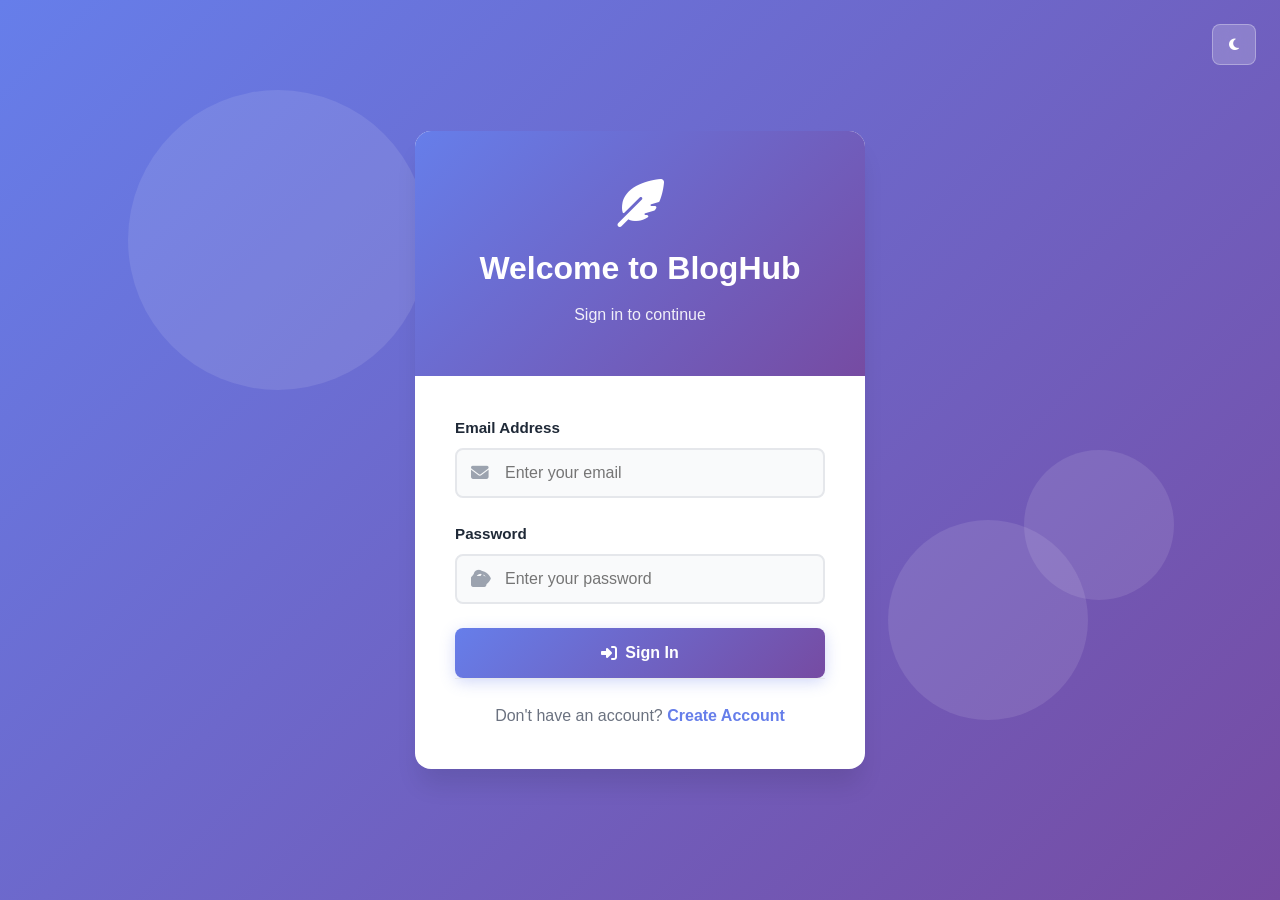
<file: src/main/resources/static/user-create.html>
<!DOCTYPE html>
<html lang="en">
  <head>
    <meta charset="UTF-8" />
    <meta name="viewport" content="width=device-width, initial-scale=1.0" />
    <title>BlogHub - Create User</title>
    <link rel="stylesheet" href="css/style.css" />
    <link
      href="https://cdnjs.cloudflare.com/ajax/libs/font-awesome/6.5.0/css/all.min.css"
      rel="stylesheet"
    />
    <style>
      .form-container {
        max-width: 600px;
        margin: 2rem auto;
        padding: 2.5rem;
        background: var(--bg-primary);
        border-radius: var(--radius-xl);
        box-shadow: var(--shadow-lg);
        border: 1px solid var(--border-color);
      }

      .form-container h2 {
        text-align: center;
        margin-bottom: 2rem;
        color: var(--primary-color);
        font-size: 2rem;
        font-weight: 700;
      }

      .form-group {
        margin-bottom: 1.5rem;
      }

      .form-group label {
        display: block;
        font-weight: 600;
        margin-bottom: 0.5rem;
        color: var(--text-primary);
        font-size: 0.95rem;
      }

      .form-group input,
      .form-group textarea {
        width: 100%;
        padding: 0.875rem 1rem;
        border: 2px solid var(--border-color);
        border-radius: var(--radius-md);
        font-size: 1rem;
        transition: all 0.3s ease;
        background: var(--bg-secondary);
        color: var(--text-primary);
        font-family: inherit;
      }

      .form-group textarea {
        min-height: 100px;
        resize: vertical;
      }

      .form-group input:focus,
      .form-group textarea:focus {
        border-color: var(--primary-color);
        box-shadow: 0 0 0 3px rgba(59, 130, 246, 0.1);
        outline: none;
        background: var(--bg-primary);
      }

      .btn-submit {
        margin-top: 1.5rem;
        width: 100%;
        padding: 1rem;
        background: var(--primary-color);
        color: white;
        border: none;
        border-radius: var(--radius-md);
        font-size: 1.1rem;
        font-weight: 600;
        cursor: pointer;
        transition: all 0.3s ease;
        display: flex;
        align-items: center;
        justify-content: center;
        gap: 0.5rem;
      }

      .btn-submit:hover {
        background: var(--primary-dark);
        transform: translateY(-2px);
        box-shadow: var(--shadow-md);
      }

      #alert-container {
        margin-bottom: 1.5rem;
      }

      .alert {
        padding: 0.875rem 1rem;
        border-radius: var(--radius-md);
        font-size: 0.95rem;
        margin-bottom: 1rem;
      }

      .alert.success {
        background: rgba(16, 185, 129, 0.1);
        border: 1px solid var(--secondary-color);
        color: var(--secondary-color);
      }

      .alert.error {
        background: rgba(239, 68, 68, 0.1);
        border: 1px solid var(--danger-color);
        color: var(--danger-color);
      }
    </style>
  </head>
  <body>
    <!-- Navbar -->
    <header class="navbar">
      <div class="nav-container">
        <div class="nav-brand">
          <i class="fas fa-feather-alt"></i>
          <h1>BlogHub</h1>
        </div>
        <nav class="nav-menu">
          <a href="index.html" class="nav-link">Home</a>
          <a href="posts.html" class="nav-link">All Posts</a>
          <a href="categories.html" class="nav-link">Categories</a>
          <a href="users.html" class="nav-link admin-only">Users</a>
          <a href="category-create.html" class="nav-link admin-only">Create Category</a>
          <a href="post-create.html" class="nav-link">Create Post</a>
        </nav>
        <div class="nav-actions">
          <button class="theme-toggle" onclick="toggleTheme()">
            <i class="fas fa-moon"></i>
          </button>
        </div>
      </div>
    </header>

    <div id="toast" class="toast"></div>

    <main class="form-container">
      <h2><i class="fas fa-user-plus"></i> Create New User</h2>

      <div id="alert-container"></div>

      <form id="user-form">
        <div class="form-group">
          <label for="name">Full Name</label>
          <input type="text" id="name" placeholder="Enter full name" required />
        </div>

        <div class="form-group">
          <label for="email">Email Address</label>
          <input type="email" id="email" placeholder="Enter email address" required />
        </div>

        <div class="form-group">
          <label for="password">Password</label>
          <input type="password" id="password" placeholder="Enter password" required />
        </div>

        <div class="form-group">
          <label for="about">About (Optional)</label>
          <textarea id="about" placeholder="Tell us about yourself..."></textarea>
        </div>

        <button type="submit" class="btn-submit">
          <i class="fas fa-check"></i>
          <span>Create User</span>
        </button>
      </form>
    </main>

    <script src="js/main.js"></script>
    <script src="js/user-create.js"></script>
    <script>
      // Check authentication on page load
      window.addEventListener('DOMContentLoaded', () => {
        if (!sessionStorage.getItem('userName')) {
          window.location.href = 'login.html';
        }
        
        // Check if user is admin
        if (sessionStorage.getItem('userRole') !== 'ADMIN') {
          alert('Access denied. Admin only.');
          window.location.href = 'index.html';
        }
        
        updateNavbar();
        applyRoleBasedUI();
      });
    </script>
  </body>
</html>
</file>
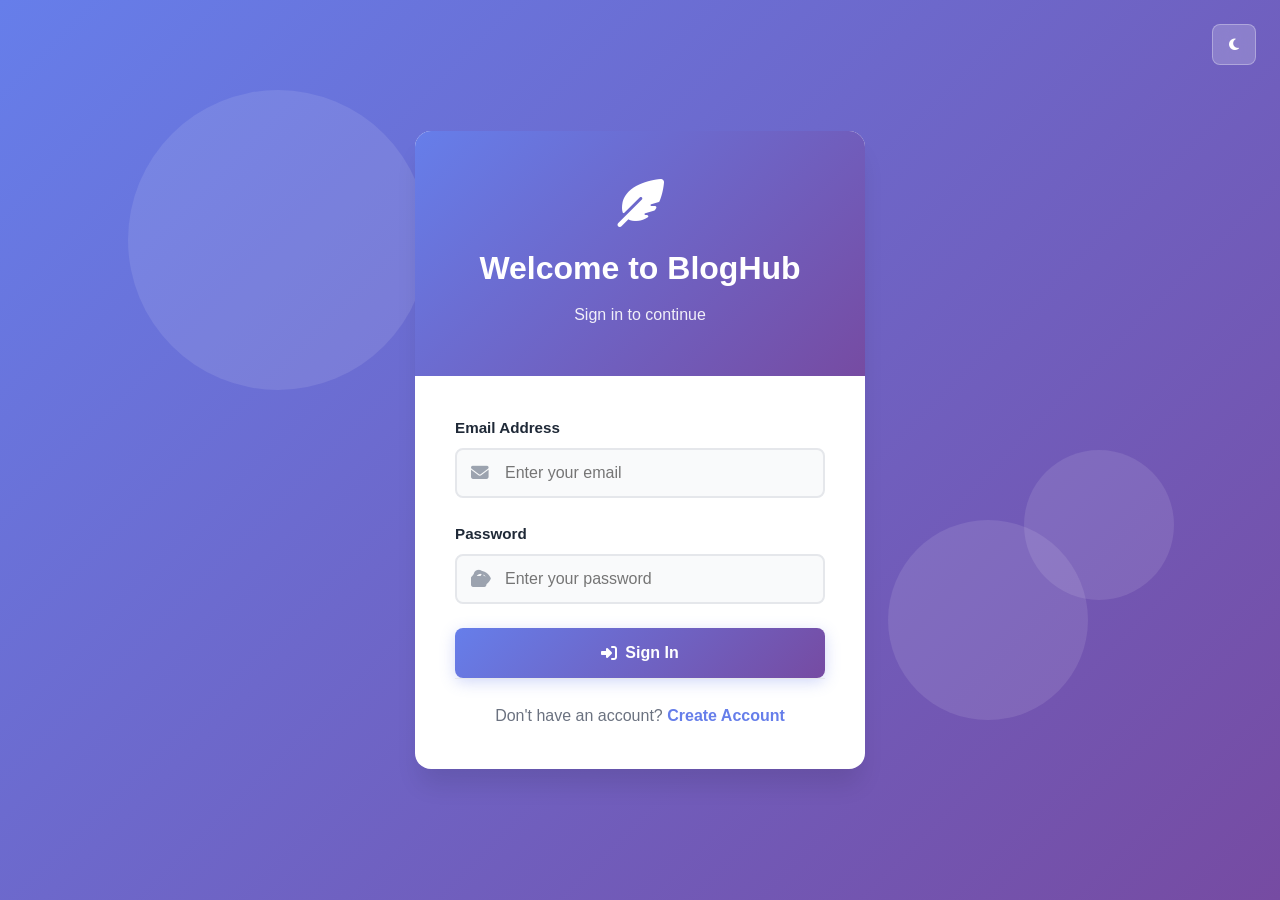
<file: src/main/resources/static/users.html>
<!DOCTYPE html>
<html lang="en">
  <head>
    <meta charset="UTF-8" />
    <meta name="viewport" content="width=device-width, initial-scale=1.0" />
    <title>BlogHub - Users</title>
    <link rel="stylesheet" href="css/style.css" />
    <link
      href="https://cdnjs.cloudflare.com/ajax/libs/font-awesome/6.5.0/css/all.min.css"
      rel="stylesheet"
    />
    <style>
      #users-list {
        display: grid;
        grid-template-columns: repeat(auto-fit, minmax(280px, 1fr));
        gap: 1.5rem;
        margin-bottom: 2rem;
      }

      .user-card {
        background: var(--bg-primary);
        border-radius: var(--radius-lg);
        box-shadow: var(--shadow-md);
        padding: 1.5rem;
        text-align: left;
        transition: transform 0.2s, box-shadow 0.2s;
        border: 1px solid var(--border-color);
      }

      .user-card:hover {
        transform: translateY(-4px);
        box-shadow: var(--shadow-lg);
      }

      .user-card h3 {
        font-size: 1.3rem;
        margin-bottom: 0.75rem;
        color: var(--primary-color);
      }

      .user-card p {
        margin: 0.5rem 0;
        color: var(--text-secondary);
        font-size: 0.95rem;
      }

      .user-card strong {
        color: var(--text-primary);
      }

      .user-post-count {
        font-weight: bold;
        color: var(--primary-color);
        margin-top: 0.75rem;
        padding: 0.5rem;
        background: var(--bg-secondary);
        border-radius: var(--radius-sm);
        text-align: center;
      }

      .user-actions {
        display: flex;
        justify-content: flex-end;
        margin-top: 1rem;
      }

      .btn-danger {
        background: var(--danger-color);
        color: white;
        border: none;
        padding: 0.5rem 1rem;
        border-radius: var(--radius-md);
        cursor: pointer;
        font-weight: 600;
        font-size: 0.9rem;
        transition: all 0.3s ease;
        display: inline-flex;
        align-items: center;
        gap: 0.5rem;
      }

      .btn-danger:hover {
        background: #dc2626;
        transform: translateY(-2px);
      }

      .create-user-btn {
        display: inline-flex;
        align-items: center;
        gap: 0.5rem;
        padding: 0.875rem 1.5rem;
        background: var(--primary-color);
        color: white;
        text-decoration: none;
        border-radius: var(--radius-md);
        font-weight: 600;
        transition: all 0.3s ease;
      }

      .create-user-btn:hover {
        background: var(--primary-dark);
        transform: translateY(-2px);
      }
    </style>
  </head>
  <body>
    <!-- Navbar -->
    <header class="navbar">
      <div class="nav-container">
        <div class="nav-brand">
          <i class="fas fa-feather-alt"></i>
          <h1>BlogHub</h1>
        </div>
        <nav class="nav-menu">
          <a href="index.html" class="nav-link">Home</a>
          <a href="posts.html" class="nav-link">All Posts</a>
          <a href="categories.html" class="nav-link">Categories</a>
          <a href="users.html" class="nav-link active admin-only">Users</a>
          <a href="category-create.html" class="nav-link admin-only">Create Category</a>
          <a href="post-create.html" class="nav-link">Create Post</a>
        </nav>
        <div class="nav-actions">
          <button class="theme-toggle" onclick="toggleTheme()">
            <i class="fas fa-moon"></i>
          </button>
        </div>
      </div>
    </header>

    <main class="main-content">
      <section class="page-header">
        <h1>All Users</h1>
        <p>Manage blog users and authors</p>
        <div style="margin-top: 1.5rem;">
          <a href="user-create.html" class="create-user-btn admin-only">
            <i class="fas fa-user-plus"></i> Create New User
          </a>
        </div>
      </section>

      <div id="alert-container"></div>

      <section id="users-list"></section>
    </main>

    <div id="toast" class="toast"></div>

    <script src="js/main.js"></script>
    <script src="js/users.js"></script>
    <script>
      // Check authentication on page load
      window.addEventListener('DOMContentLoaded', () => {
        if (!sessionStorage.getItem('userName')) {
          window.location.href = 'login.html';
        }
        
        // Check if user is admin
        if (sessionStorage.getItem('userRole') !== 'ADMIN') {
          alert('Access denied. Admin only.');
          window.location.href = 'index.html';
        }
        
        updateNavbar();
        applyRoleBasedUI();
      });
    </script>
  </body>
</html>
</file>
<file: src/main/resources/static/css/style.css>
:root {
  --primary-color: #3b82f6;
  --primary-dark: #2563eb;
  --secondary-color: #10b981;
  --accent-color: #f59e0b;
  --danger-color: #ef4444;
  --text-primary: #1f2937;
  --text-secondary: #6b7280;
  --text-muted: #9ca3af;
  --bg-primary: #ffffff;
  --bg-secondary: #f9fafb;
  --bg-tertiary: #f3f4f6;
  --border-color: #e5e7eb;
  --shadow-sm: 0 1px 2px 0 rgb(0 0 0 / 0.05);
  --shadow-md: 0 4px 6px -1px rgb(0 0 0 / 0.1);
  --shadow-lg: 0 10px 15px -3px rgb(0 0 0 / 0.1);
  --shadow-xl: 0 20px 25px -5px rgb(0 0 0 / 0.1);
  --radius-sm: 6px;
  --radius-md: 8px;
  --radius-lg: 12px;
  --radius-xl: 16px;
}

[data-theme="dark"] {
  --text-primary: #f9fafb;
  --text-secondary: #d1d5db;
  --text-muted: #9ca3af;
  --bg-primary: #111827;
  --bg-secondary: #1f2937;
  --bg-tertiary: #374151;
  --border-color: #374151;
}

* {
  margin: 0;
  padding: 0;
  box-sizing: border-box;
}

body {
  font-family: "Inter", -apple-system, BlinkMacSystemFont, "Segoe UI",
    sans-serif;
  line-height: 1.6;
  color: var(--text-primary);
  background-color: var(--bg-primary);
  transition: all 0.3s ease;
}

/* Navigation */
.navbar {
  background: var(--bg-primary);
  border-bottom: 1px solid var(--border-color);
  position: sticky;
  top: 0;
  z-index: 100;
  backdrop-filter: blur(10px);
  background: rgba(255, 255, 255, 0.95);
}

.nav-container {
  max-width: 1200px;
  margin: 0 auto;
  display: flex;
  justify-content: space-between;
  align-items: center;
  padding: 1rem 2rem;
}

.nav-brand {
  display: flex;
  align-items: center;
  gap: 0.75rem;
  font-size: 1rem;
  font-weight: 700;
  color: var(--primary-color);
}

.nav-menu {
  display: flex;
  gap: 2rem;
}

.nav-link {
  color: var(--text-secondary);
  text-decoration: none;
  font-weight: 500;
  padding: 0.5rem 1rem;
  border-radius: var(--radius-md);
  transition: all 0.3s ease;
  position: relative;
}

.nav-link:hover,
.nav-link.active {
  color: var(--primary-color);
  background-color: var(--bg-secondary);
}

.nav-actions {
  display: flex;
  align-items: center;
  gap: 1rem;
}

/* Page Header */
.page-header {
  text-align: center;
  padding: 3rem 0;
  border-bottom: 1px solid var(--border-color);
  margin-bottom: 3rem;
}

.page-header h1 {
  font-size: 3rem;
  font-weight: 700;
  color: var(--text-primary);
  margin-bottom: 0.5rem;
}

.page-header p {
  font-size: 1.1rem;
  color: var(--text-secondary);
  margin-bottom: 2rem;
}

.search-box {
  max-width: 400px;
  margin: 0 auto;
  position: relative;
}

.search-box input {
  width: 100%;
  padding: 0.75rem 2.5rem 0.75rem 1rem;
  border: 1px solid var(--border-color);
  border-radius: var(--radius-lg);
  background: var(--bg-secondary);
  color: var(--text-primary);
  font-size: 1rem;
  transition: all 0.3s ease;
}

.search-box input:focus {
  outline: none;
  border-color: var(--primary-color);
  box-shadow: 0 0 0 3px rgba(59, 130, 246, 0.1);
}

.search-box i {
  position: absolute;
  right: 1rem;
  top: 50%;
  transform: translateY(-50%);
  color: var(--text-muted);
}

.theme-toggle {
  background: var(--bg-secondary);
  border: 1px solid var(--border-color);
  border-radius: var(--radius-md);
  padding: 0.5rem;
  cursor: pointer;
  color: var(--text-secondary);
  transition: all 0.3s ease;
}

.theme-toggle:hover {
  background: var(--bg-tertiary);
  color: var(--primary-color);
}

/* Main Content */
.main-content {
  max-width: 1200px;
  margin: 0 auto;
  padding: 0 2rem;
}

.page {
  animation: fadeIn 0.5s ease-in;
}

@keyframes fadeIn {
  from {
    opacity: 0;
    transform: translateY(20px);
  }
  to {
    opacity: 1;
    transform: translateY(0);
  }
}

/* Hero Section */
.hero-section {
  padding: 4rem 0;
  text-align: center;
  background: linear-gradient(
    135deg,
    var(--bg-secondary) 0%,
    var(--bg-tertiary) 100%
  );
  border-radius: var(--radius-xl);
  margin: 2rem 0;
  position: relative;
  overflow: hidden;
}

.hero-content h1 {
  font-size: 3.5rem;
  font-weight: 700;
  color: var(--text-primary);
  margin-bottom: 1rem;
  line-height: 1.2;
}

.hero-content p {
  font-size: 1.25rem;
  color: var(--text-secondary);
  margin-bottom: 2rem;
  max-width: 600px;
  margin-left: auto;
  margin-right: auto;
}

.hero-btn {
  background: var(--primary-color);
  color: white;
  border: none;
  padding: 1rem 2rem;
  border-radius: var(--radius-lg);
  font-size: 1.1rem;
  font-weight: 600;
  cursor: pointer;
  display: inline-flex;
  align-items: center;
  gap: 0.5rem;
  transition: all 0.3s ease;
  box-shadow: var(--shadow-md);
}

.hero-btn:hover {
  background: var(--primary-dark);
  transform: translateY(-2px);
  box-shadow: var(--shadow-lg);
}

.hero-stats {
  display: flex;
  justify-content: center;
  gap: 3rem;
  margin-top: 3rem;
}

.stat-card {
  text-align: center;
}

.stat-number {
  font-size: 2.5rem;
  font-weight: 700;
  color: var(--primary-color);
}

.stat-label {
  color: var(--text-secondary);
  font-weight: 500;
}

/* Sections */
.featured-posts,
.section {
  margin: 4rem 0;
}

.section-header {
  text-align: center;
  margin-bottom: 3rem;
}

.section-header h2 {
  font-size: 2.5rem;
  font-weight: 700;
  color: var(--text-primary);
  margin-bottom: 0.5rem;
}

.section-header p {
  font-size: 1.1rem;
  color: var(--text-secondary);
}

/* Page Headers */
.page-header {
  text-align: center;
  padding: 3rem 0;
  border-bottom: 1px solid var(--border-color);
  margin-bottom: 3rem;
}

.page-header h1 {
  font-size: 3rem;
  font-weight: 700;
  color: var(--text-primary);
  margin-bottom: 0.5rem;
}

.page-header p {
  font-size: 1.1rem;
  color: var(--text-secondary);
}

/* Posts Grid */
.posts-grid {
  display: grid;
  grid-template-columns: repeat(auto-fill, minmax(350px, 1fr));
  gap: 2rem;
  margin-top: 2rem;
}

.post-card {
  background: var(--bg-primary);
  border-radius: var(--radius-lg);
  overflow: hidden;
  box-shadow: var(--shadow-md);
  transition: all 0.3s ease;
  cursor: pointer;
  border: 1px solid var(--border-color);
}

.post-card:hover {
  transform: translateY(-5px);
  box-shadow: var(--shadow-xl);
}

.post-image {
  width: 100%;
  height: 200px;
  object-fit: cover;
  background-color: var(--bg-secondary);
}

.post-info {
  padding: 1.5rem;
}

.post-meta {
  display: flex;
  align-items: center;
  gap: 1rem;
  margin-bottom: 1rem;
}

.post-category {
  background: var(--primary-color);
  color: white;
  padding: 0.25rem 0.75rem;
  border-radius: var(--radius-sm);
  font-size: 0.8rem;
  font-weight: 600;
}

.post-date {
  color: var(--text-muted);
  font-size: 0.9rem;
}

.post-title {
  font-size: 1.3rem;
  font-weight: 600;
  color: var(--text-primary);
  margin-bottom: 0.75rem;
  line-height: 1.4;
}

.post-excerpt {
  color: var(--text-secondary);
  line-height: 1.6;
  margin-bottom: 1rem;
}

.post-author {
  display: flex;
  align-items: center;
  gap: 0.75rem;
  padding-top: 1rem;
  border-top: 1px solid var(--border-color);
}

.author-avatar {
  width: 32px;
  height: 32px;
  border-radius: 50%;
  object-fit: cover;
}

.author-name {
  font-weight: 500;
  color: var(--text-primary);
  font-size: 0.9rem;
}

/* Single Post Styles */
.post-article {
  max-width: 800px;
  margin: 0 auto;
  background: var(--bg-primary);
  border-radius: var(--radius-lg);
  overflow: hidden;
  box-shadow: var(--shadow-lg);
  margin-top: 2rem;
}

.post-header {
  padding: 2rem;
  text-align: center;
}

.post-header .post-title {
  font-size: 2.5rem;
  font-weight: 700;
  margin: 1rem 0;
  line-height: 1.3;
}

.post-header .post-author {
  justify-content: center;
  margin-top: 2rem;
  padding-top: 2rem;
}

.post-header .author-avatar {
  width: 48px;
  height: 48px;
}

.author-info {
  text-align: left;
}

.author-bio {
  color: var(--text-muted);
  font-size: 0.9rem;
}

.post-featured-image img {
  width: 100%;
  height: 400px;
  object-fit: cover;
}

.post-content {
  padding: 3rem;
  line-height: 1.8;
  font-size: 1.1rem;
}

.post-content h2 {
  margin: 2rem 0 1rem;
  color: var(--text-primary);
}

.post-content h3 {
  margin: 1.5rem 0 0.75rem;
  color: var(--text-primary);
}

.post-content p {
  margin-bottom: 1.5rem;
}

.post-content ul,
.post-content ol {
  margin: 1rem 0 1.5rem 2rem;
}

.post-content li {
  margin-bottom: 0.5rem;
}

.post-content code {
  background: var(--bg-secondary);
  padding: 0.2rem 0.4rem;
  border-radius: var(--radius-sm);
  font-family: "Monaco", "Consolas", monospace;
  font-size: 0.9em;
}

.post-content pre {
  background: var(--bg-secondary);
  padding: 1rem;
  border-radius: var(--radius-md);
  overflow-x: auto;
  margin: 1.5rem 0;
}

/* Comments Section */
.comments-section {
  max-width: 800px;
  margin: 3rem auto;
  background: var(--bg-primary);
  border-radius: var(--radius-lg);
  padding: 2rem;
  box-shadow: var(--shadow-md);
}

.comments-header {
  display: flex;
  justify-content: space-between;
  align-items: center;
  margin-bottom: 2rem;
  padding-bottom: 1rem;
  border-bottom: 1px solid var(--border-color);
}

.comments-count {
  color: var(--text-muted);
}

.comment-form {
  margin-bottom: 3rem;
}

.form-group {
  margin-bottom: 1rem;
}

.form-group input,
.form-group textarea {
  width: 100%;
  padding: 0.75rem;
  border: 1px solid var(--border-color);
  border-radius: var(--radius-md);
  background: var(--bg-secondary);
  color: var(--text-primary);
  font-size: 1rem;
  transition: all 0.3s ease;
}

.form-group textarea {
  min-height: 120px;
  resize: vertical;
}

.form-group input:focus,
.form-group textarea:focus {
  outline: none;
  border-color: var(--primary-color);
  box-shadow: 0 0 0 3px rgba(59, 130, 246, 0.1);
}

.comment-item {
  padding: 1.5rem 0;
  border-bottom: 1px solid var(--border-color);
}

.comment-header {
  display: flex;
  align-items: center;
  gap: 1rem;
  margin-bottom: 0.75rem;
}

.comment-author {
  font-weight: 600;
  color: var(--text-primary);
}

.comment-date {
  color: var(--text-muted);
  font-size: 0.9rem;
}

.comment-content {
  color: var(--text-secondary);
  line-height: 1.6;
}

/* Admin Styles */
.admin-header {
  text-align: center;
  padding: 2rem 0;
  border-bottom: 1px solid var(--border-color);
  margin-bottom: 2rem;
}

.admin-tabs {
  display: flex;
  gap: 1rem;
  margin-bottom: 2rem;
  border-bottom: 1px solid var(--border-color);
}

.tab-btn {
  background: none;
  border: none;
  padding: 1rem 2rem;
  cursor: pointer;
  color: var(--text-secondary);
  font-weight: 500;
  border-bottom: 2px solid transparent;
  transition: all 0.3s ease;
}

.tab-btn.active {
  color: var(--primary-color);
  border-bottom-color: var(--primary-color);
}

.admin-actions {
  display: flex;
  justify-content: space-between;
  align-items: center;
  margin-bottom: 2rem;
}

.admin-list {
  display: grid;
  gap: 1rem;
}

.admin-item {
  background: var(--bg-secondary);
  padding: 1.5rem;
  border-radius: var(--radius-md);
  display: flex;
  justify-content: space-between;
  align-items: center;
  border: 1px solid var(--border-color);
}

.admin-item-info h4 {
  color: var(--text-primary);
  margin-bottom: 0.25rem;
}

.admin-item-info p {
  color: var(--text-muted);
  font-size: 0.9rem;
}

.admin-actions-btn {
  display: flex;
  gap: 0.5rem;
}

/* Buttons */
.btn-primary {
  background: var(--primary-color);
  color: white;
  border: none;
  padding: 0.75rem 1.5rem;
  border-radius: var(--radius-md);
  font-weight: 600;
  cursor: pointer;
  transition: all 0.3s ease;
  display: inline-flex;
  align-items: center;
  gap: 0.5rem;
}

.btn-primary:hover {
  background: var(--primary-dark);
  transform: translateY(-1px);
}

.btn-secondary {
  background: var(--bg-secondary);
  color: var(--text-primary);
  border: 1px solid var(--border-color);
  padding: 0.75rem 1.5rem;
  border-radius: var(--radius-md);
  font-weight: 500;
  cursor: pointer;
  transition: all 0.3s ease;
}

.btn-danger {
  background: var(--danger-color);
  color: white;
  border: none;
  padding: 0.5rem 1rem;
  border-radius: var(--radius-md);
  font-weight: 500;
  cursor: pointer;
  transition: all 0.3s ease;
}

.btn-sm {
  padding: 0.5rem 1rem;
  font-size: 0.9rem;
}

/* Modal */
.modal {
  position: fixed;
  top: 0;
  left: 0;
  width: 100%;
  height: 100%;
  background: rgba(0, 0, 0, 0.5);
  display: flex;
  justify-content: center;
  align-items: center;
  z-index: 1000;
}

.modal-content {
  background: var(--bg-primary);
  border-radius: var(--radius-lg);
  max-width: 600px;
  width: 90%;
  max-height: 90vh;
  overflow-y: auto;
  box-shadow: var(--shadow-xl);
}

.modal-header {
  display: flex;
  justify-content: space-between;
  align-items: center;
  padding: 2rem 2rem 1rem;
  border-bottom: 1px solid var(--border-color);
}

.modal-close {
  background: none;
  border: none;
  color: var(--text-muted);
  cursor: pointer;
  padding: 0.5rem;
  border-radius: var(--radius-md);
}

.modal-body {
  padding: 2rem;
}

/* Loading Spinner */
.loading-spinner {
  display: flex;
  flex-direction: column;
  align-items: center;
  justify-content: center;
  padding: 4rem 2rem;
  color: var(--text-muted);
}

.loading-spinner i {
  font-size: 2rem;
  margin-bottom: 1rem;
  color: var(--primary-color);
}

/* Toast Notifications */
.toast {
  position: fixed;
  top: 20px;
  right: 20px;
  padding: 1rem 1.5rem;
  border-radius: var(--radius-md);
  color: white;
  font-weight: 600;
  transform: translateX(400px);
  transition: transform 0.3s ease;
  z-index: 1000;
  box-shadow: var(--shadow-lg);
}

.toast.show {
  transform: translateX(0);
}

.toast.success {
  background: var(--secondary-color);
}

.toast.error {
  background: var(--danger-color);
}

.toast.info {
  background: var(--primary-color);
}

/* Filters */
.posts-filters {
  display: flex;
  gap: 1rem;
  margin-bottom: 2rem;
  padding: 1.5rem;
  background: var(--bg-secondary);
  border-radius: var(--radius-lg);
}

.posts-filters select {
  padding: 0.5rem 1rem;
  border: 1px solid var(--border-color);
  border-radius: var(--radius-md);
  background: var(--bg-primary);
  color: var(--text-primary);
}

.filter-clear {
  background: var(--bg-primary);
  border: 1px solid var(--border-color);
  padding: 0.5rem 1rem;
  border-radius: var(--radius-md);
  cursor: pointer;
  color: var(--text-secondary);
  transition: all 0.3s ease;
}

.filter-clear:hover {
  background: var(--bg-tertiary);
}

/* Categories and Authors Grids */
.categories-grid,
.authors-grid {
  display: grid;
  grid-template-columns: repeat(auto-fill, minmax(300px, 1fr));
  gap: 2rem;
  margin-top: 2rem;
}

.category-card,
.author-card {
  background: var(--bg-secondary);
  padding: 2rem;
  border-radius: var(--radius-lg);
  text-align: center;
  border: 1px solid var(--border-color);
  cursor: pointer;
  transition: all 0.3s ease;
}

.category-card:hover,
.author-card:hover {
  transform: translateY(-2px);
  box-shadow: var(--shadow-md);
}

.category-color {
  width: 4rem;
  height: 4rem;
  border-radius: 50%;
  margin: 0 auto 1rem;
  display: flex;
  align-items: center;
  justify-content: center;
  font-size: 1.5rem;
  color: white;
  font-weight: 600;
}

.author-card .author-avatar {
  width: 80px;
  height: 80px;
  margin: 0 auto 1rem;
}

/* Responsive Design */
@media (max-width: 768px) {
  .nav-container {
    flex-direction: column;
    gap: 1rem;
  }

  .nav-menu {
    flex-wrap: wrap;
    justify-content: center;
  }

  .search-box input {
    width: 200px;
  }

  .hero-content h1 {
    font-size: 2.5rem;
  }

  .hero-stats {
    flex-direction: column;
    gap: 1rem;
  }

  .posts-grid {
    grid-template-columns: 1fr;
  }

  .posts-filters {
    flex-direction: column;
  }

  .admin-tabs {
    flex-wrap: wrap;
  }

  .admin-item {
    flex-direction: column;
    align-items: flex-start;
    gap: 1rem;
  }

  .post-content {
    padding: 2rem 1.5rem;
  }

  .comments-section {
    margin: 2rem 1rem;
    padding: 1.5rem;
  }
}

@media (max-width: 480px) {
  .main-content {
    padding: 0 1rem;
  }

  .hero-content h1 {
    font-size: 2rem;
  }

  .page-header h1 {
    font-size: 2rem;
  }

  .modal-content {
    width: 95%;
  }

  .modal-body {
    padding: 1rem;
  }
}
</file>
